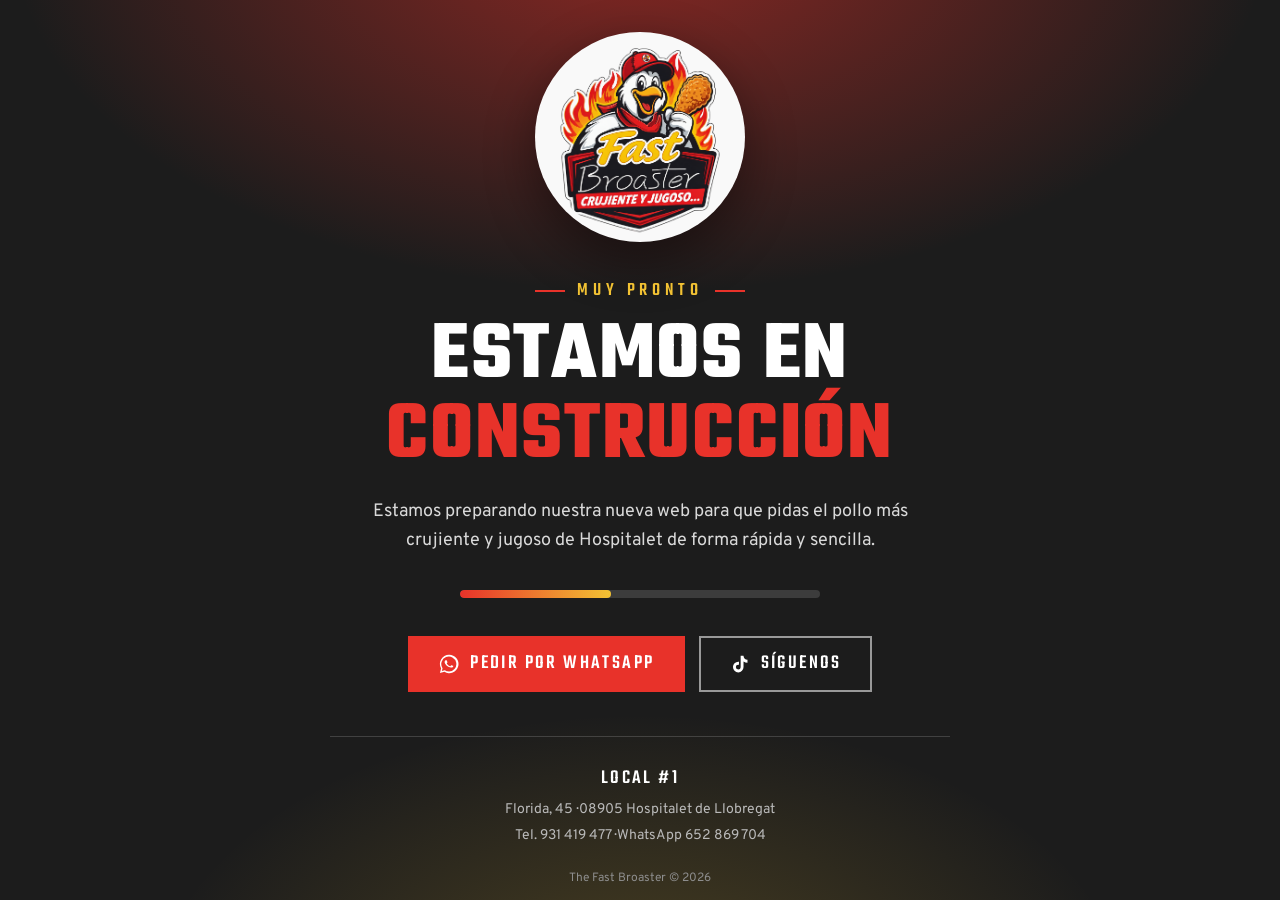
<file: index.html>
<!DOCTYPE html>
<html lang="es">
<head>
<meta charset="UTF-8">
<meta name="viewport" content="width=device-width, initial-scale=1">
<title>The Fast Broaster | Estamos en construcción</title>
<meta name="description" content="Estamos preparando la nueva web de The Fast Broaster. Mientras tanto, haz tu pedido por WhatsApp.">
<link rel="icon" href="assets/img/logo.png">
<link rel="preconnect" href="https://fonts.googleapis.com">
<link rel="preconnect" href="https://fonts.gstatic.com" crossorigin>
<link href="https://fonts.googleapis.com/css2?family=Overpass:wght@400;600&family=Teko:wght@500;600;700&display=swap" rel="stylesheet">
<style>
  :root{
    --red:#E8322A;--red-dark:#C4241D;--yellow:#F2C233;--darker:#1C1C1C;--white:#fff;
    --font-display:"Teko","Arial Narrow",sans-serif;--font-body:"Overpass",Arial,sans-serif;
    --ease:cubic-bezier(.22,.61,.36,1);
  }
  *{box-sizing:border-box;margin:0;padding:0}
  html,body{height:100%}
  body{
    font-family:var(--font-body);color:#fff;line-height:1.6;
    background:
      radial-gradient(900px 520px at 50% -8%,rgba(232,50,42,.55),transparent 70%),
      radial-gradient(700px 420px at 50% 112%,rgba(242,194,51,.22),transparent 70%),
      var(--darker);
    display:grid;grid-template-columns:minmax(0,1fr);place-items:center;padding:32px 20px;overflow-x:hidden;
  }
  .wrap{width:100%;max-width:620px;text-align:center;display:flex;flex-direction:column;align-items:center}
  .logo{
    width:clamp(150px,34vw,210px);height:auto;border-radius:50%;background:#f9f9f9;padding:6px;
    box-shadow:0 18px 50px rgba(0,0,0,.45);animation:float 4.5s ease-in-out infinite;
  }
  .kicker{
    margin-top:34px;font-family:var(--font-display);font-size:19px;font-weight:500;
    letter-spacing:.26em;text-transform:uppercase;color:var(--yellow);
    display:inline-flex;align-items:center;gap:12px;
  }
  .kicker::before,.kicker::after{content:"";width:30px;height:2px;background:var(--red)}
  h1{
    font-family:var(--font-display);font-weight:700;text-transform:uppercase;
    font-size:clamp(34px,9vw,84px);line-height:.95;letter-spacing:.02em;margin-top:12px;overflow-wrap:anywhere;
  }
  h1 span{color:var(--red)}
  p.lead{margin-top:20px;max-width:46ch;color:#d9d9d9;font-size:clamp(16px,2.4vw,18px)}

  /* barra de progreso animada */
  .bar{margin-top:34px;width:min(360px,80%);height:8px;border-radius:8px;background:rgba(255,255,255,.14);overflow:hidden}
  .bar i{display:block;height:100%;width:42%;border-radius:8px;
    background:linear-gradient(90deg,var(--red),var(--yellow));animation:slide 2.2s var(--ease) infinite}

  .actions{margin-top:38px;display:flex;flex-wrap:wrap;gap:14px;justify-content:center}
  .btn{
    display:inline-flex;align-items:center;gap:10px;font-family:var(--font-display);font-size:20px;
    font-weight:500;letter-spacing:.12em;text-transform:uppercase;line-height:1;
    padding:15px 28px;border:2px solid transparent;text-decoration:none;
    transition:transform .25s var(--ease),background-color .25s,color .25s,border-color .25s;
  }
  .btn:hover{transform:translateY(-3px)}
  .btn svg{width:22px;height:22px;fill:currentColor}
  .btn-red{background:var(--red);color:#fff}
  .btn-red:hover{background:#fff;color:var(--red)}
  .btn-ghost{border-color:rgba(255,255,255,.55);color:#fff}
  .btn-ghost:hover{background:#fff;color:var(--darker)}

  .info{margin-top:44px;padding-top:26px;border-top:1px solid rgba(255,255,255,.16);width:100%;
    font-size:14px;color:#b9b9b9;display:grid;gap:4px}
  .info strong{font-family:var(--font-display);font-size:20px;letter-spacing:.12em;color:#fff;font-weight:500;text-transform:uppercase}
  .copy{margin-top:22px;font-size:12px;color:#8d8d8d}

  @keyframes float{0%,100%{transform:translateY(0)}50%{transform:translateY(-10px)}}
  @keyframes slide{0%{transform:translateX(-110%)}100%{transform:translateX(250%)}}
  .wrap>*{opacity:0;transform:translateY(18px);animation:in .7s var(--ease) forwards}
  .wrap>*:nth-child(2){animation-delay:.1s}.wrap>*:nth-child(3){animation-delay:.2s}
  .wrap>*:nth-child(4){animation-delay:.3s}.wrap>*:nth-child(5){animation-delay:.4s}
  .wrap>*:nth-child(6){animation-delay:.5s}.wrap>*:nth-child(7){animation-delay:.6s}
  .wrap>*:nth-child(8){animation-delay:.7s}
  @keyframes in{to{opacity:1;transform:none}}
  @media (prefers-reduced-motion:reduce){
    *{animation-duration:.01ms!important;animation-iteration-count:1!important}
    .wrap>*{opacity:1;transform:none}
  }
  @media (max-width:480px){.btn{width:100%;justify-content:center}.actions{width:100%}}
</style>
</head>
<body>
  <main class="wrap">
    <img class="logo" src="assets/img/logo.png" alt="Logo The Fast Broaster">
    <span class="kicker">Muy pronto</span>
    <h1>Estamos en <span>construcción</span></h1>
    <p class="lead">Estamos preparando nuestra nueva web para que pidas el pollo más crujiente y jugoso de Hospitalet de forma rápida y sencilla.</p>
    <div class="bar" role="img" aria-label="Web en construcción"><i></i></div>

    <div class="actions">
      <a class="btn btn-red" href="https://wa.me/34652869704?text=Hola%2C%20quiero%20hacer%20un%20pedido" target="_blank" rel="noopener">
        <svg viewBox="0 0 24 24" aria-hidden="true"><path d="M12 2a10 10 0 0 0-8.6 15l-1.3 4.8 5-1.3A10 10 0 1 0 12 2m0 18.2c-1.6 0-3.2-.4-4.5-1.3l-.3-.2-3 .8.8-2.9-.2-.3A8.2 8.2 0 1 1 12 20.2m4.5-6.1c-.2-.1-1.4-.7-1.7-.8s-.4-.1-.5.1-.6.8-.8 1-.3.2-.5.1a6.7 6.7 0 0 1-3.3-2.9c-.2-.4.2-.4.6-1.2.1-.1 0-.3 0-.4l-.7-1.7c-.2-.4-.4-.4-.5-.4h-.5c-.2 0-.5.1-.7.3-.9 1-.9 2.3-.1 3.6a10 10 0 0 0 4 3.6c1.5.6 2.4.6 3.2.4.5-.1 1.4-.6 1.6-1.2.2-.6.2-1 .1-1.1z"/></svg>
        Pedir por WhatsApp
      </a>
      <a class="btn btn-ghost" href="https://www.tiktok.com/@fastbroaster.bcn" target="_blank" rel="noopener">
        <svg viewBox="0 0 24 24" aria-hidden="true"><path d="M16.9 5.88a4.32 4.32 0 0 1-1.05-2.55V3h-3.13v12.5a2.62 2.62 0 0 1-2.63 2.53 2.63 2.63 0 0 1 0-5.26c.28 0 .54.05.79.13v-3.23a5.9 5.9 0 0 0-.79-.05 5.76 5.76 0 1 0 5.76 5.76V9.2a7.4 7.4 0 0 0 4.32 1.38V7.45a4.3 4.3 0 0 1-3.27-1.57z"/></svg>
        Síguenos
      </a>
    </div>

    <div class="info">
      <strong>Local #1</strong>
      <span>Florida, 45 · 08905 Hospitalet de Llobregat</span>
      <span>Tel. 931 419 477 · WhatsApp 652 869 704</span>
    </div>
    <p class="copy">The Fast Broaster &copy; 2026</p>
  </main>
</body>
</html>
</file>
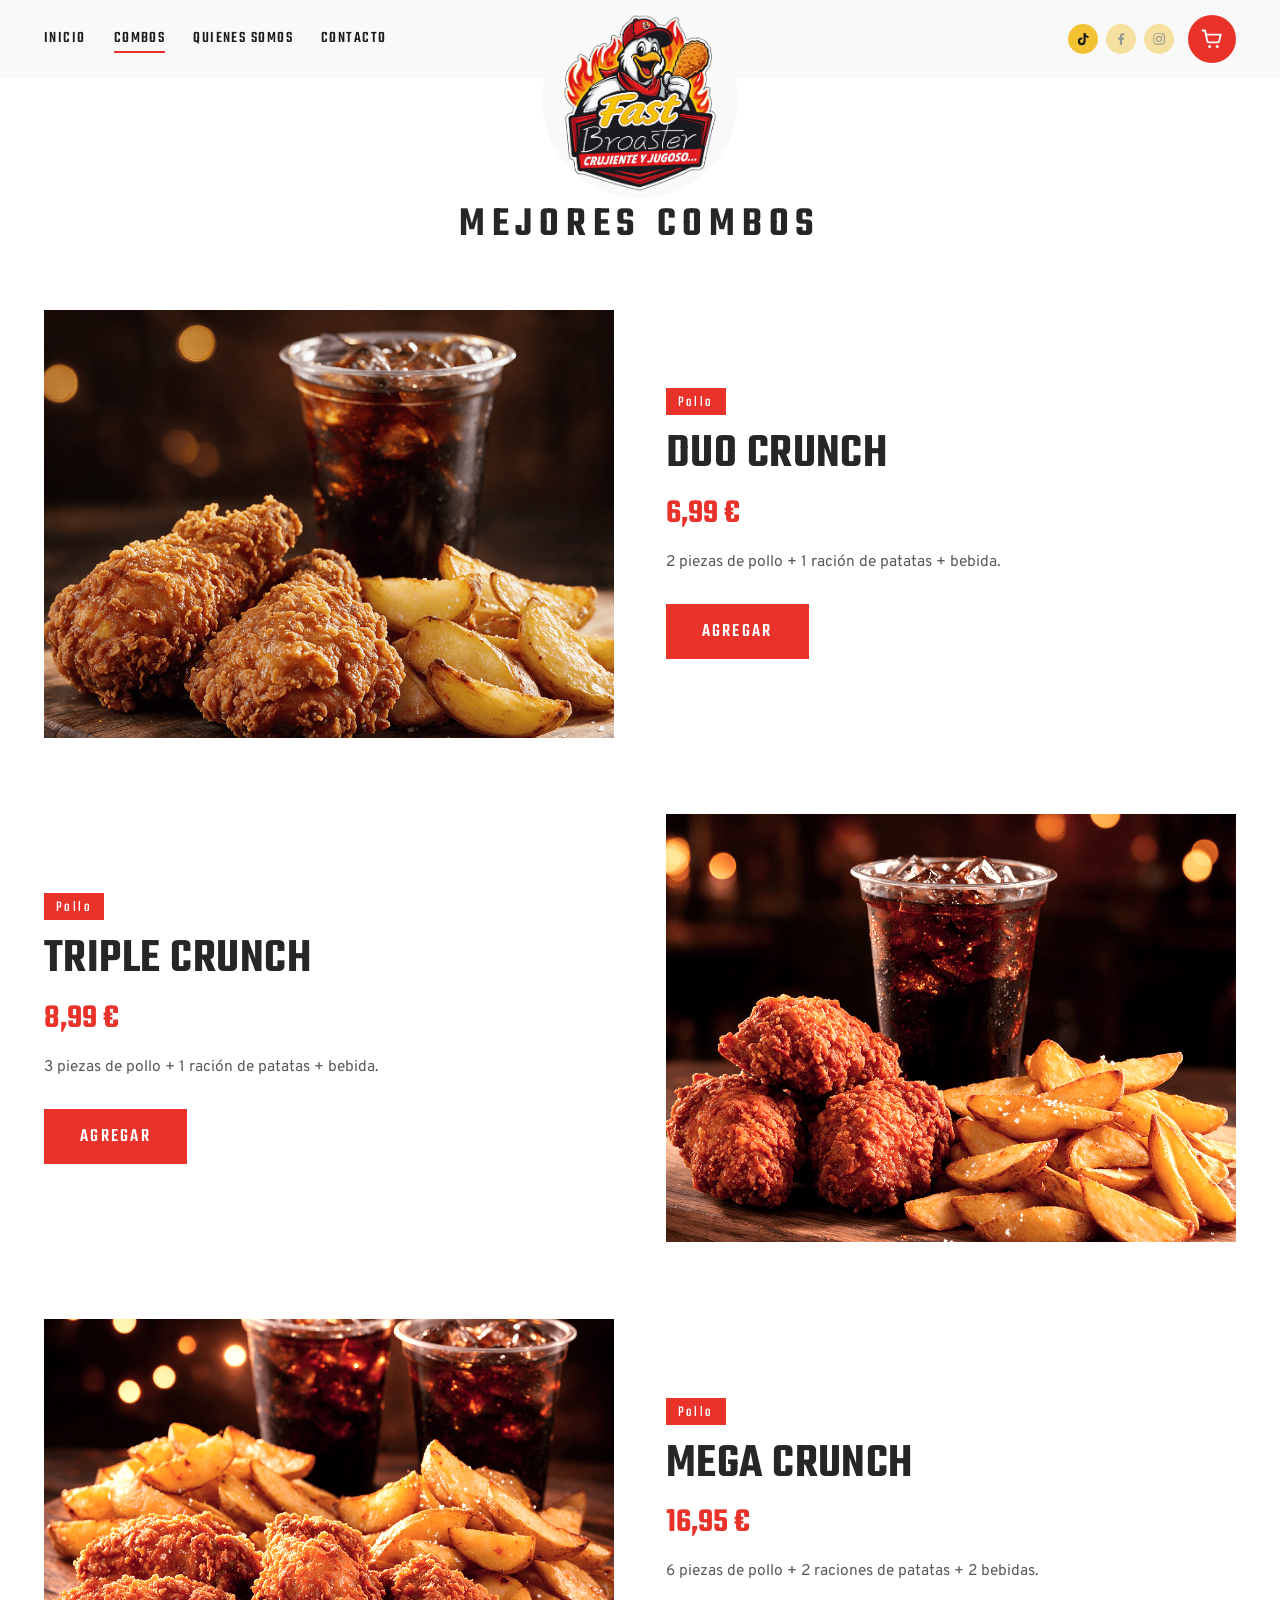
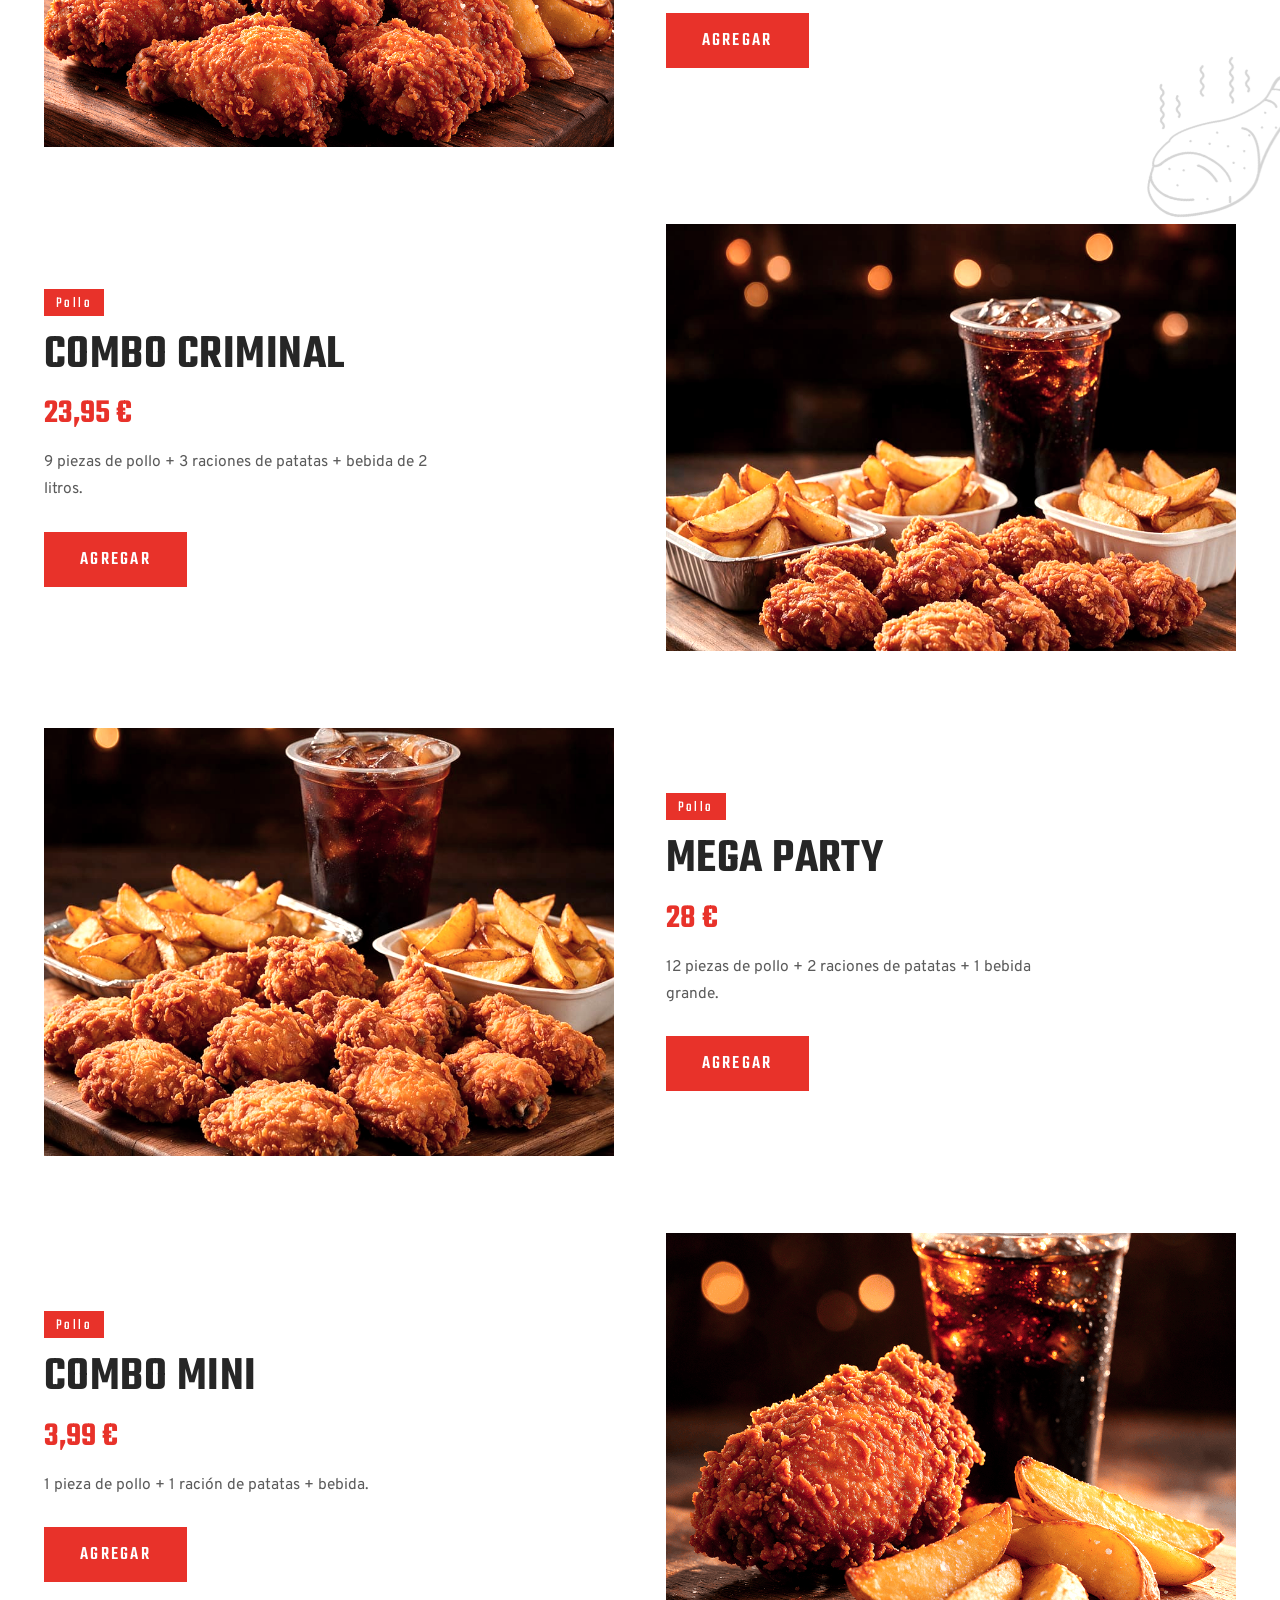
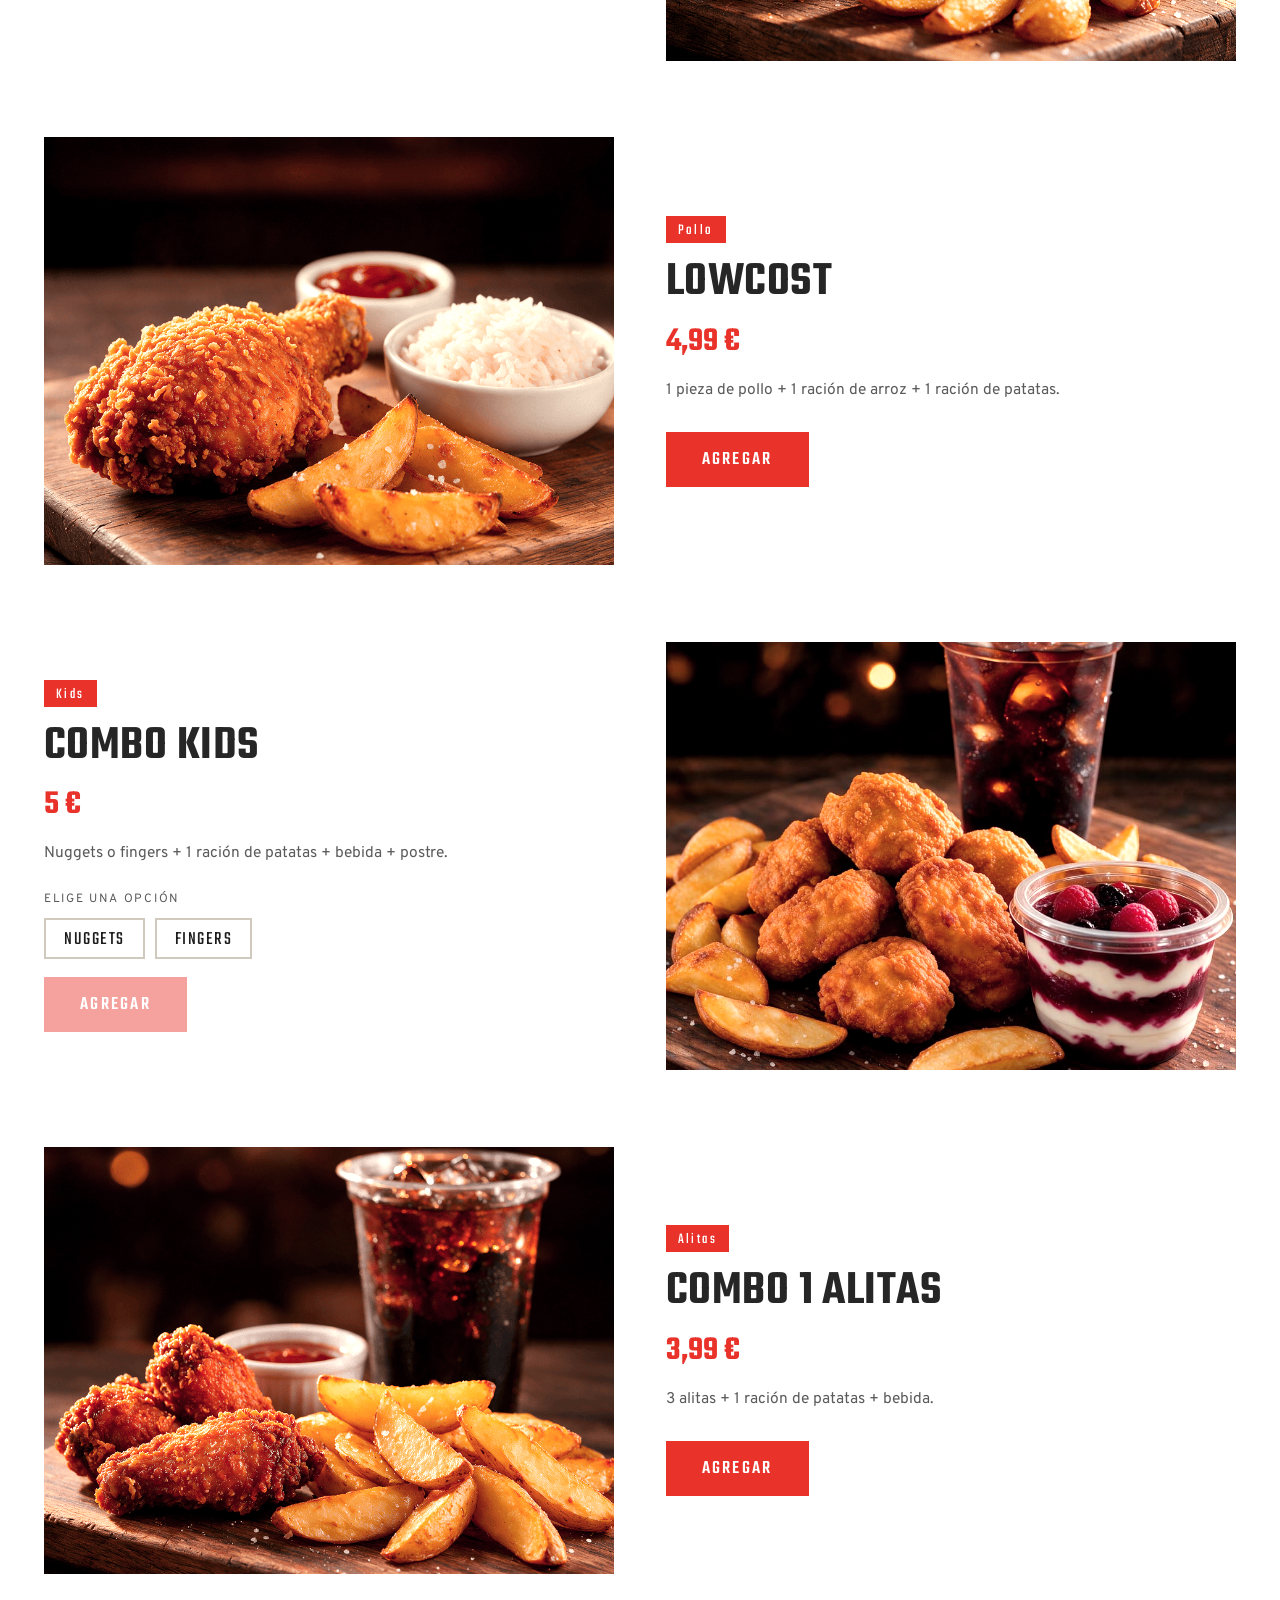
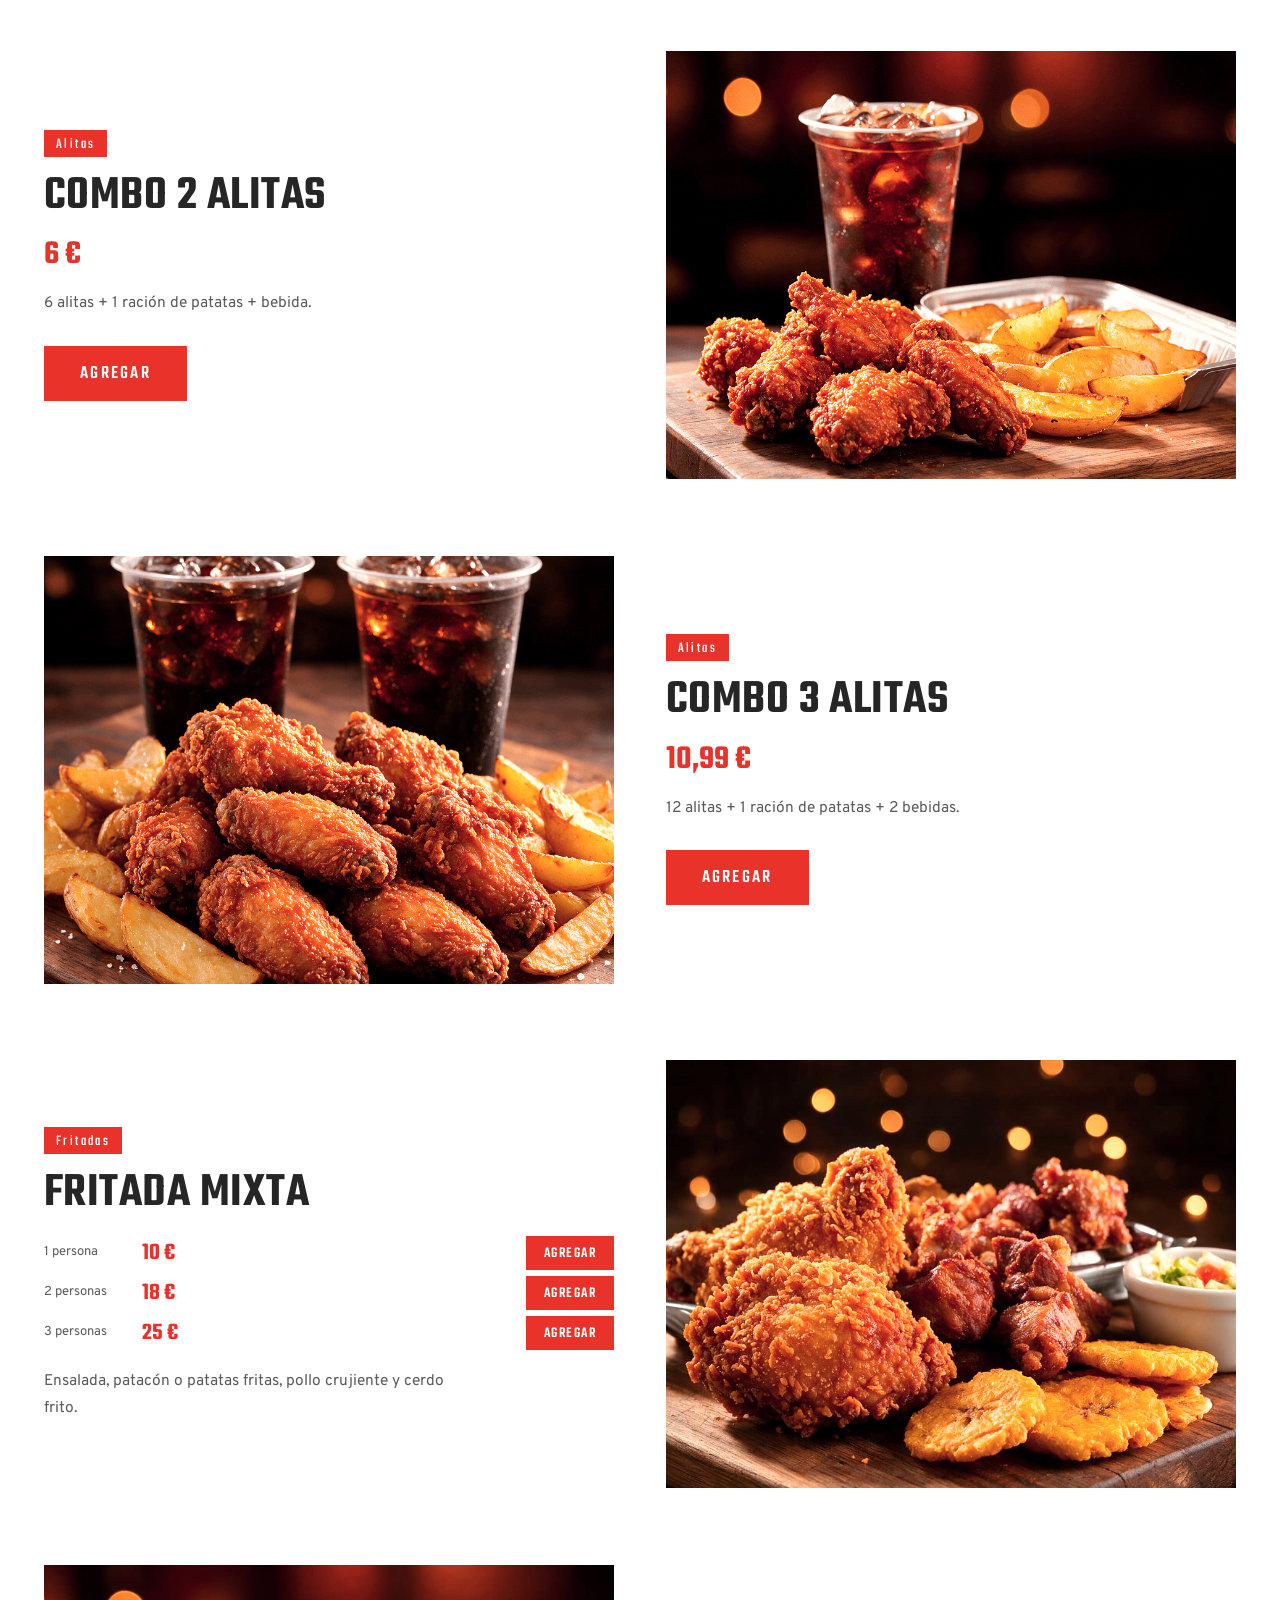
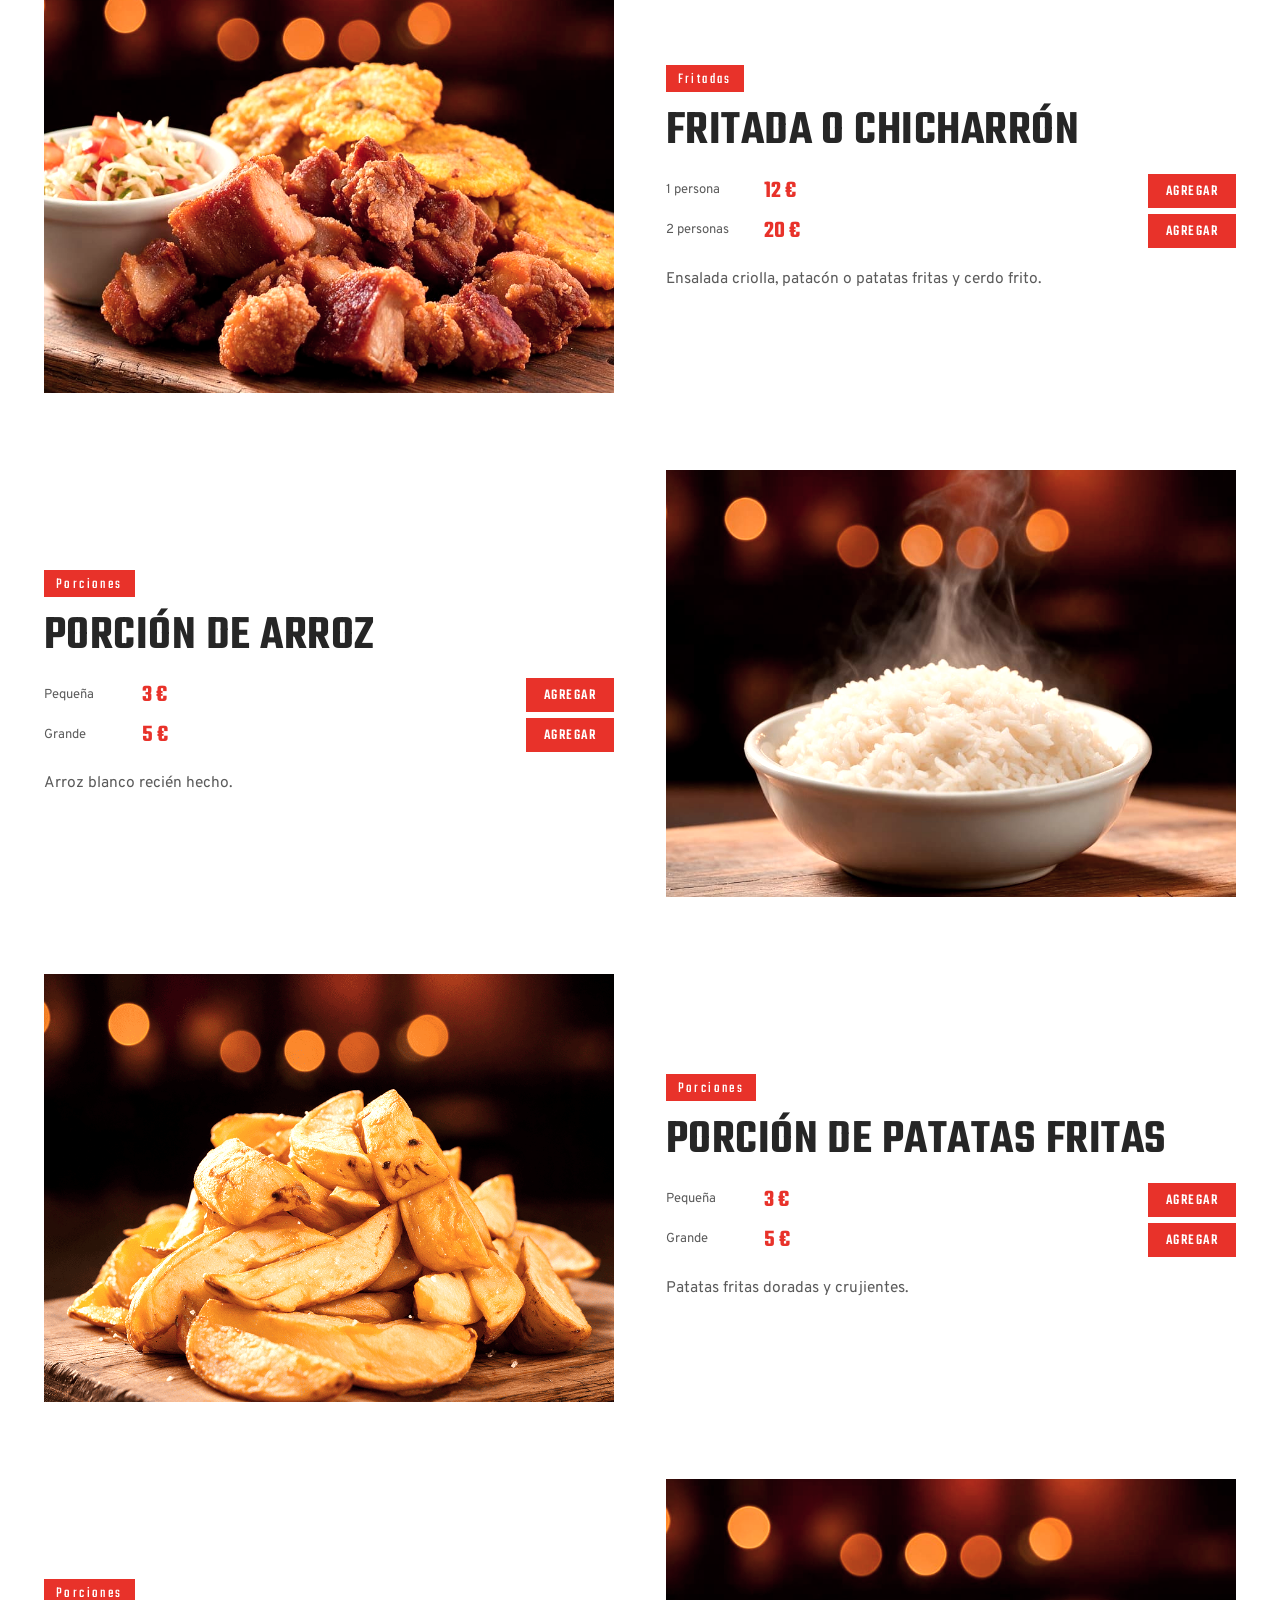
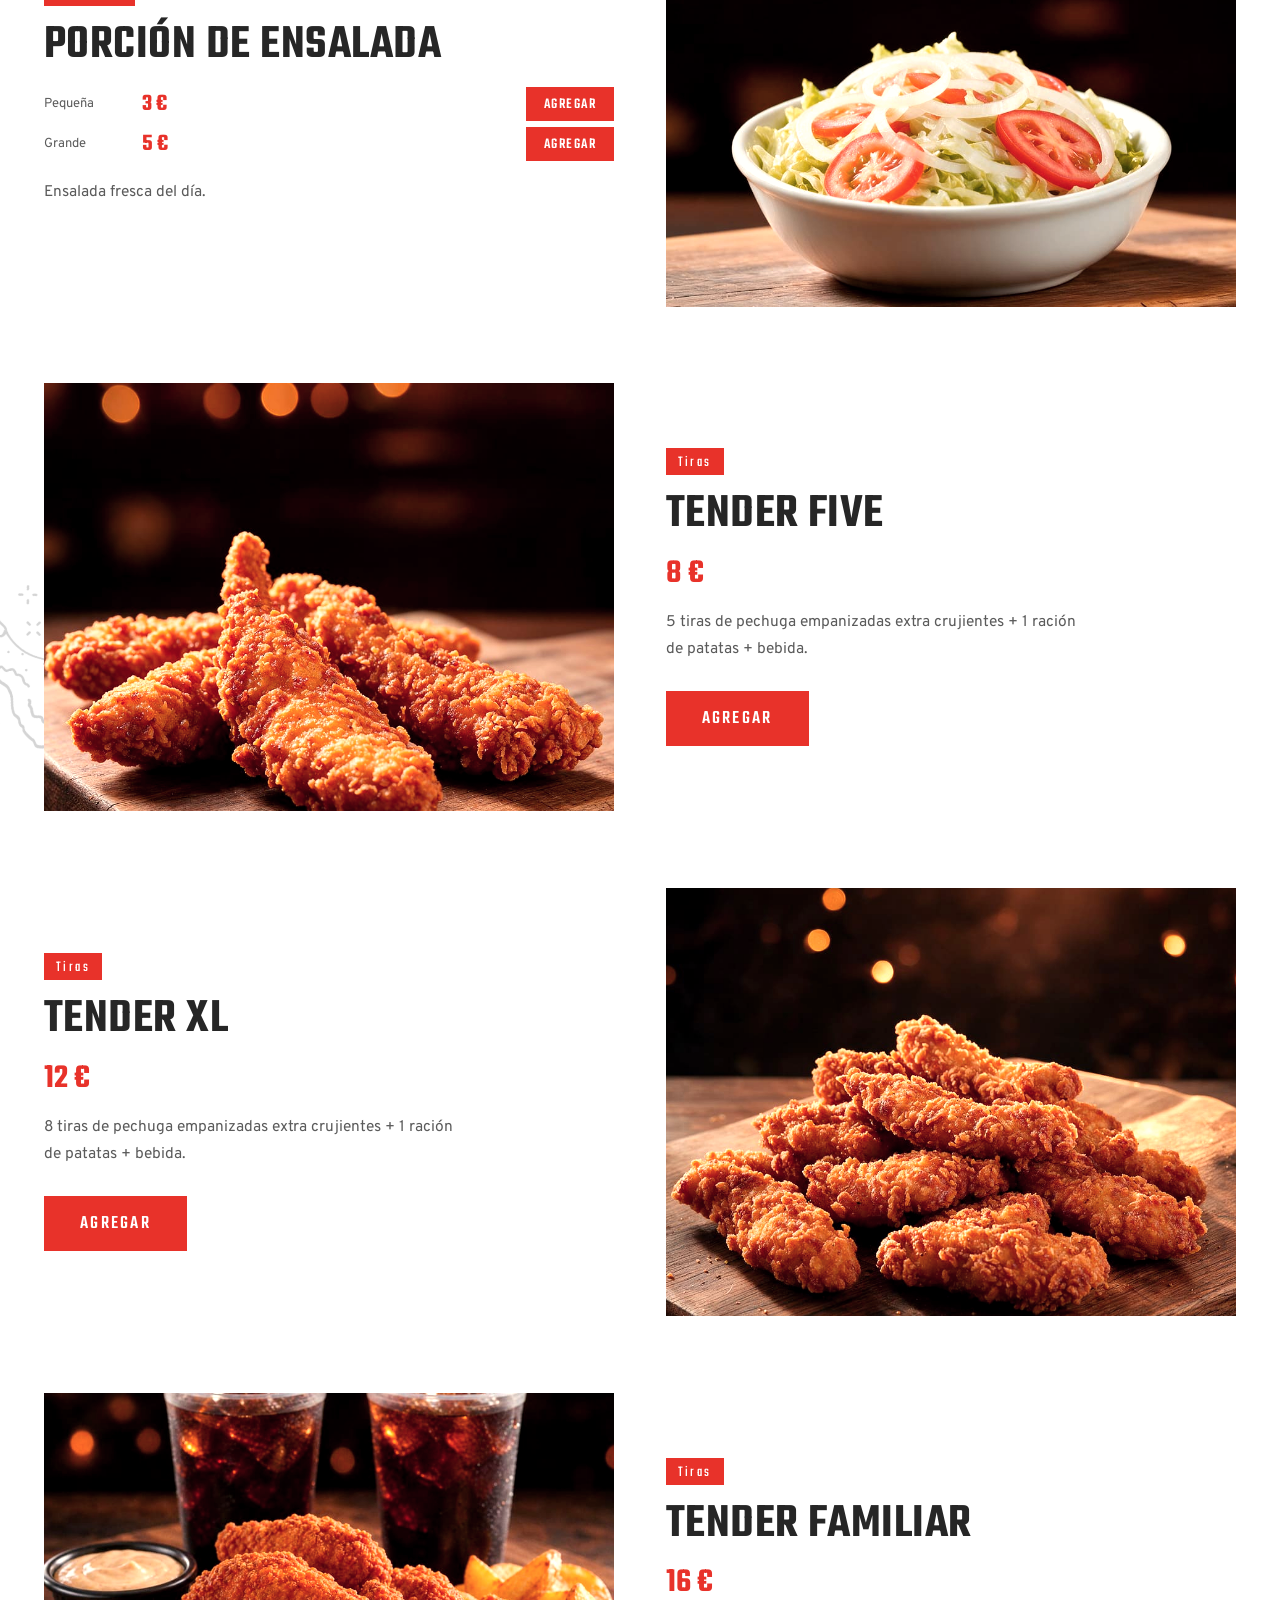
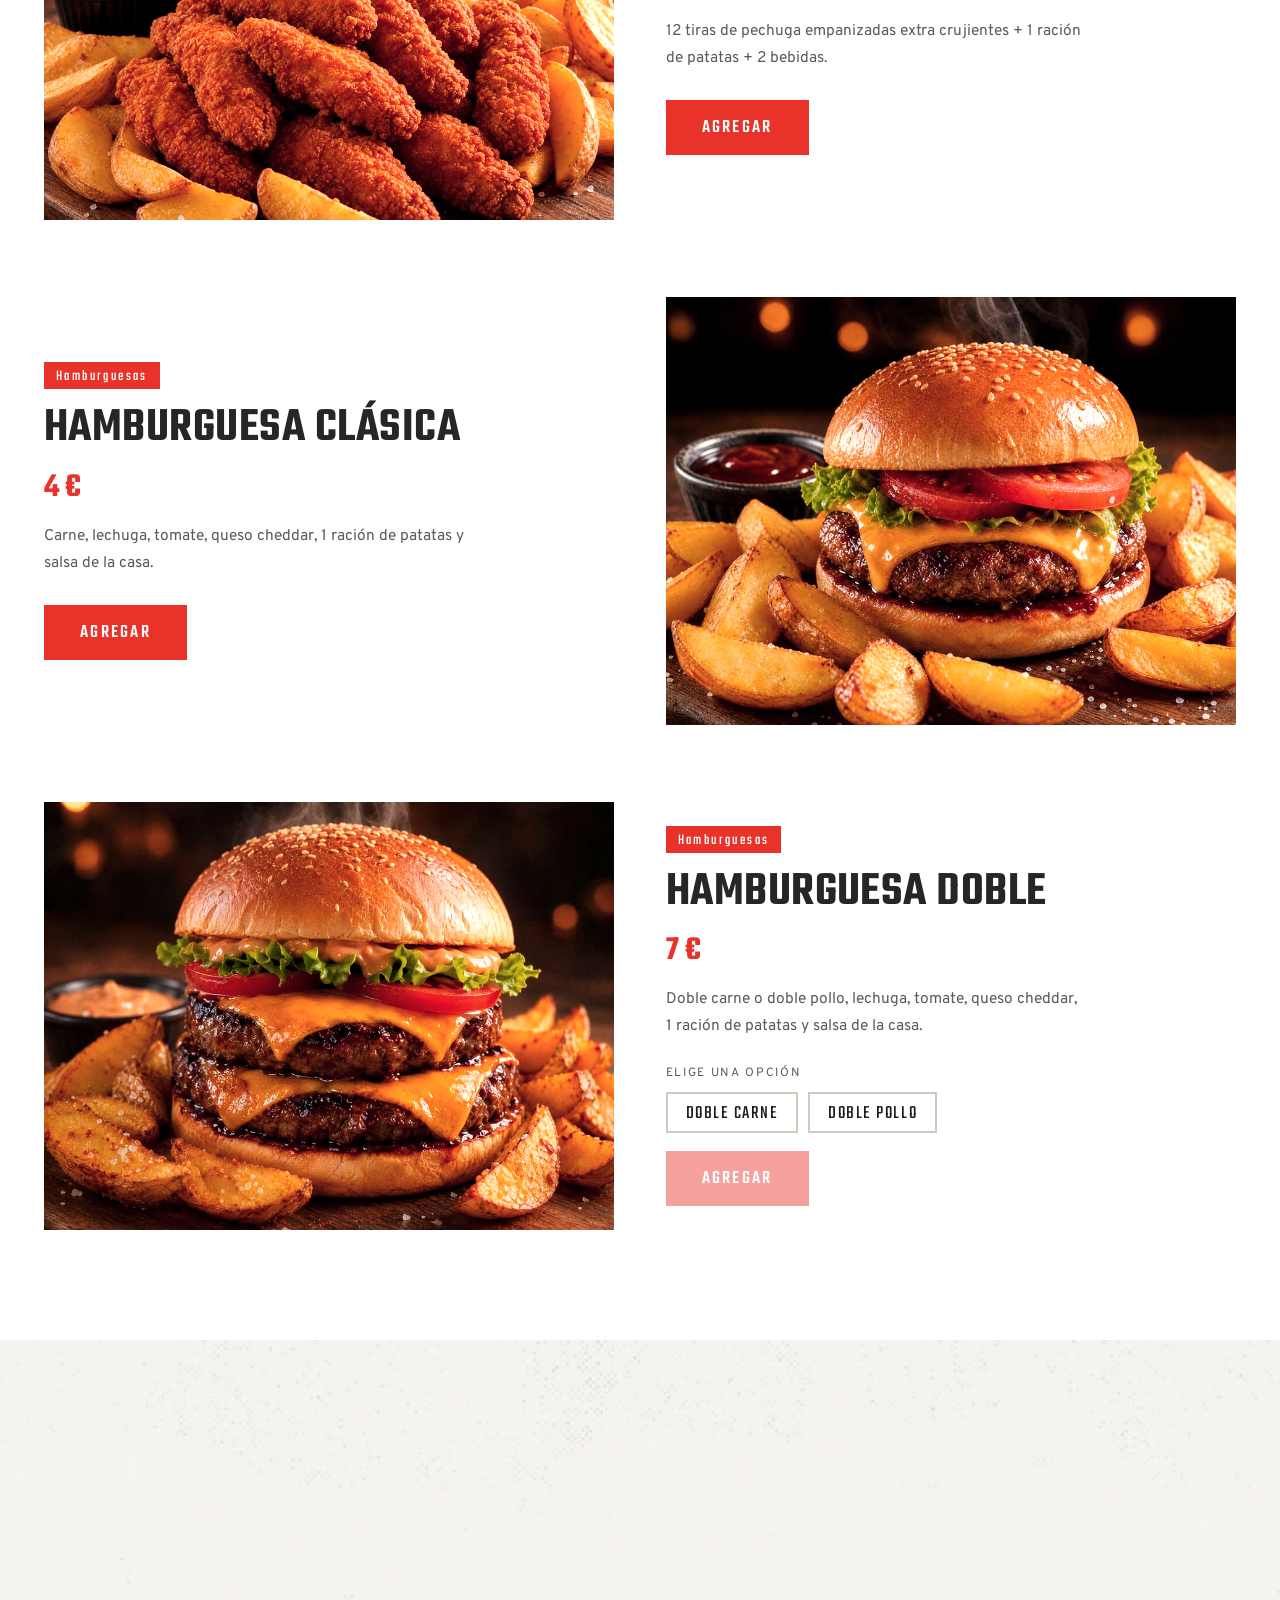
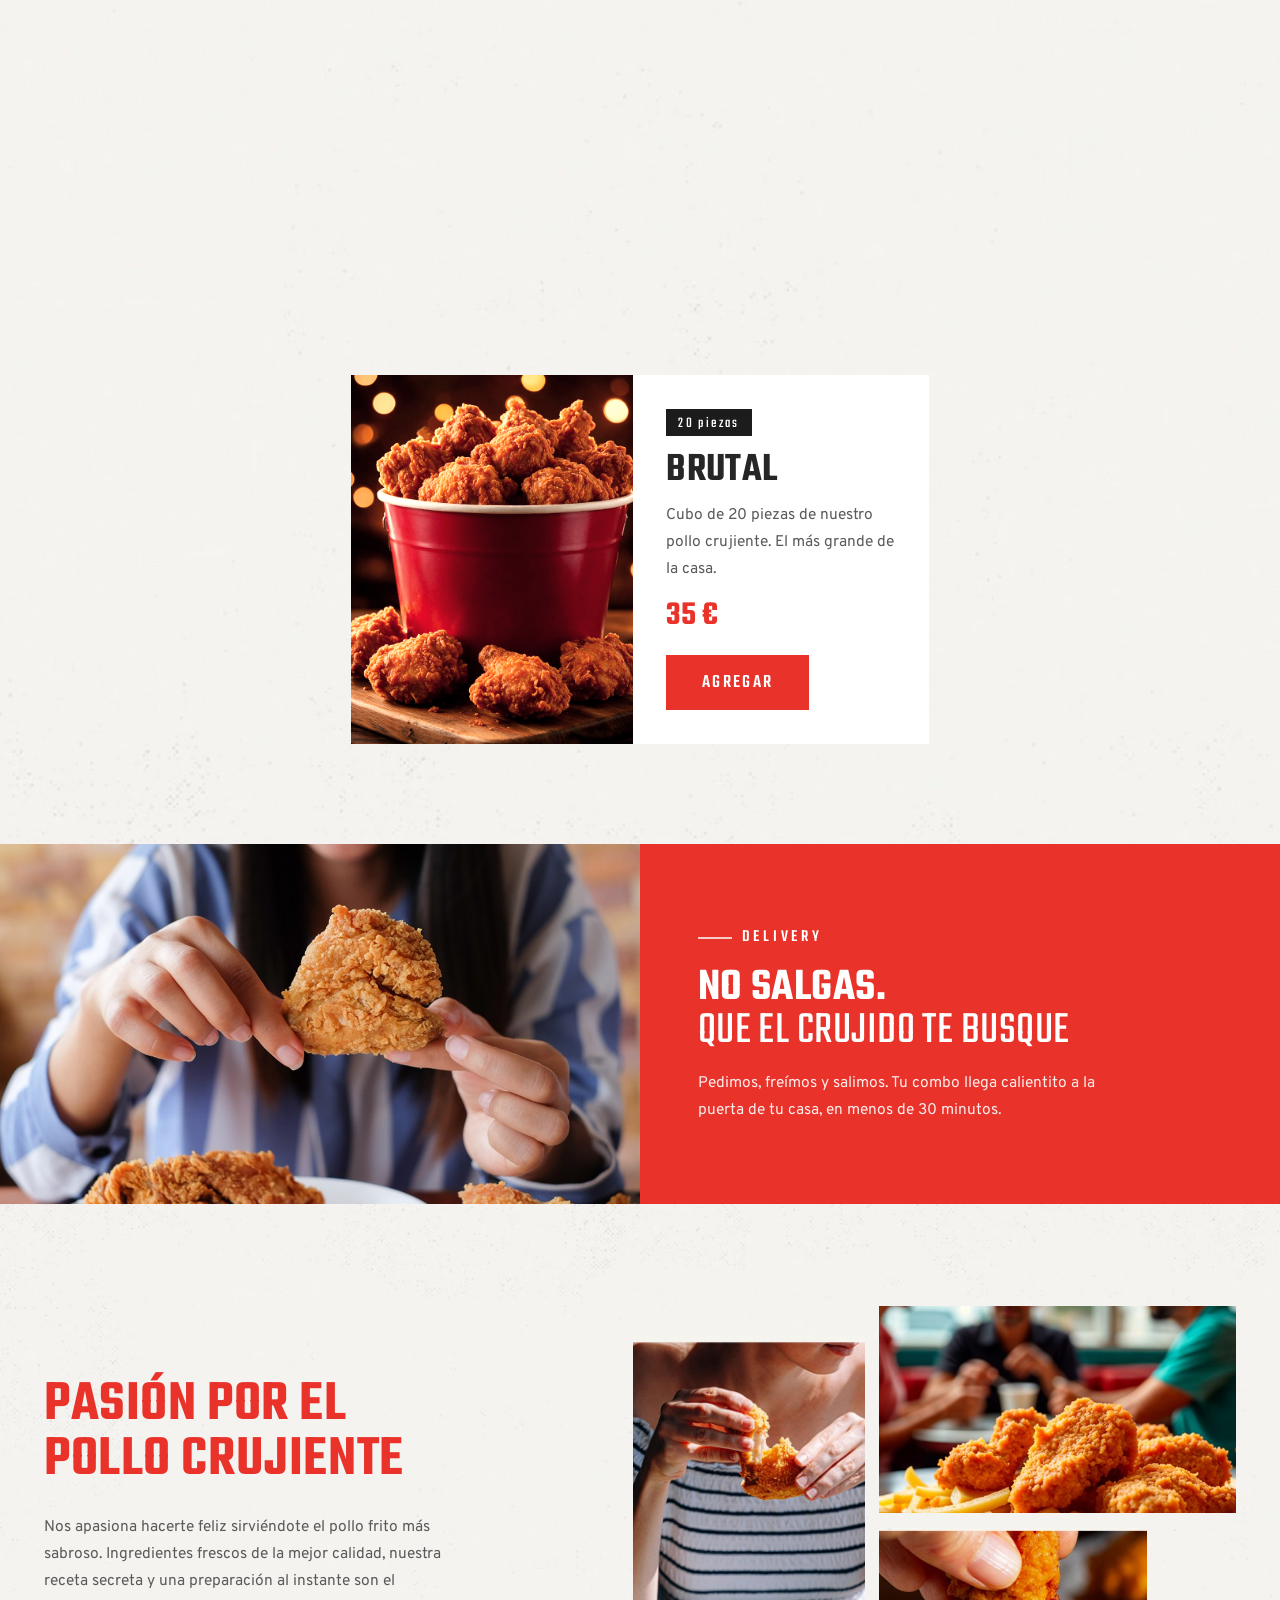
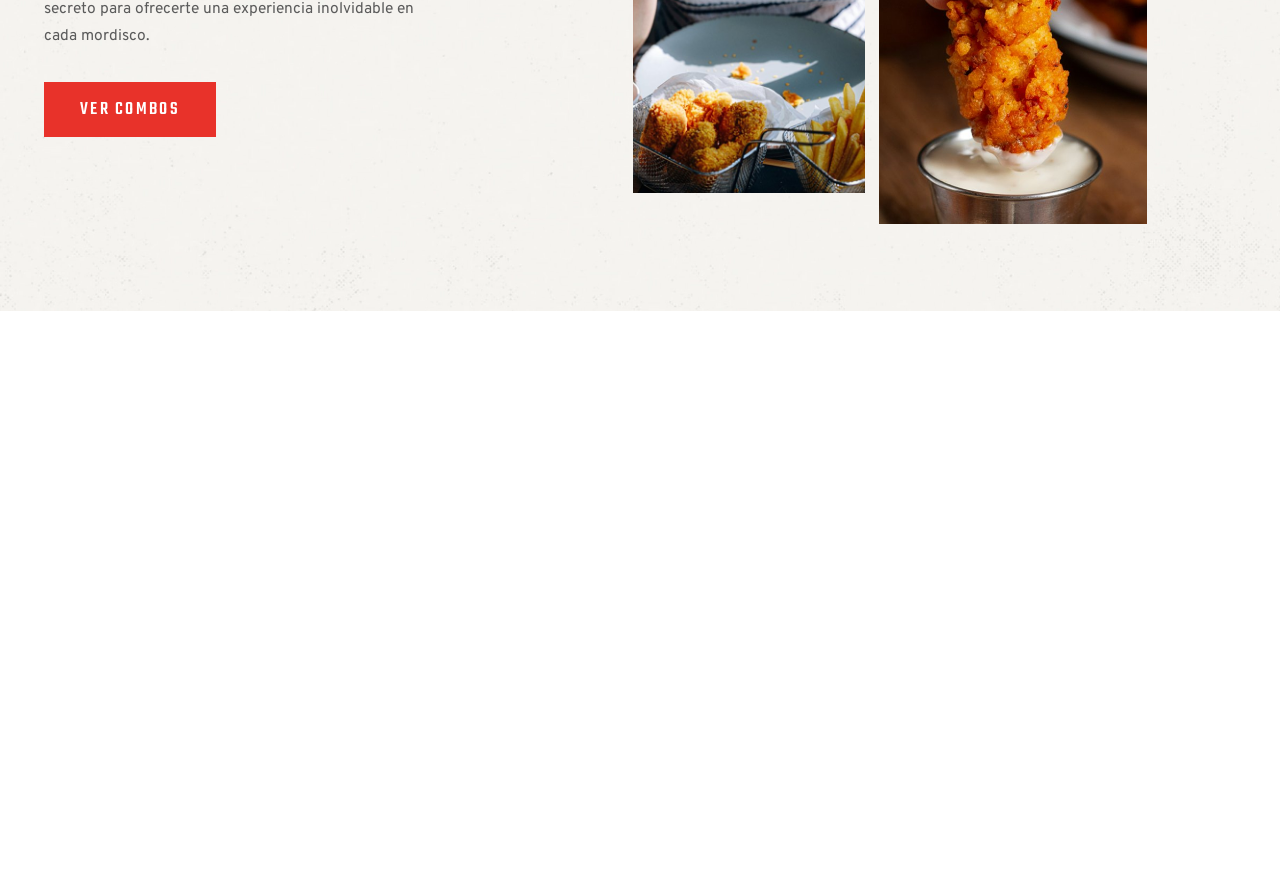
<file: home.html>
<!DOCTYPE html>
<html lang="es">
<head>
<meta charset="UTF-8">
<meta name="robots" content="noindex, nofollow">  <!-- versión oculta mientras index.html muestra "En construcción" -->
<meta name="viewport" content="width=device-width, initial-scale=1">
<title>The Fast Broaster | El pollo más crujiente y jugoso</title>
<meta name="description" content="The Fast Broaster: pollo broaster crujiente y jugoso, hecho al instante. Combos, food truck para eventos y dos locales para atenderte.">
<link rel="icon" href="assets/img/logo.png">
<link rel="preconnect" href="https://fonts.googleapis.com">
<link rel="preconnect" href="https://fonts.gstatic.com" crossorigin>
<link href="https://fonts.googleapis.com/css2?family=Overpass:wght@300;400;500;600;700&family=Teko:wght@400;500;600;700&display=swap" rel="stylesheet">
<link rel="stylesheet" href="assets/css/styles.css">
</head>
<body>

<!-- ============ HEADER ============ -->
<header class="site-header" id="header">
  <div class="container header-inner">
    <nav class="nav" id="nav">
      <a href="#top" class="nav-link active">Inicio</a>
      <a href="#combos" class="nav-link">Combos</a>
      <a href="#nosotros" class="nav-link">Quienes Somos</a>
      <a href="#contacto" class="nav-link">Contacto</a>
    </nav>

    <a href="#top" class="brand" aria-label="The Fast Broaster - Inicio">
      <img src="assets/img/logo.png" alt="Logo The Fast Broaster">
    </a>

    <div class="header-actions">
      <ul class="socials">
        <li><a href="https://www.tiktok.com/@fastbroaster.bcn" target="_blank" rel="noopener" aria-label="TikTok">
          <svg viewBox="0 0 24 24" aria-hidden="true"><path d="M16.9 5.88a4.32 4.32 0 0 1-1.05-2.55V3h-3.13v12.5a2.62 2.62 0 0 1-2.63 2.53 2.63 2.63 0 0 1 0-5.26c.28 0 .54.05.79.13v-3.23a5.9 5.9 0 0 0-.79-.05 5.86 5.86 0 1 0 5.86 5.86V9.1a7.42 7.42 0 0 0 4.35 1.4V7.38a4.35 4.35 0 0 1-3.4-1.5"/></svg>
        </a></li>
        <li><span class="soon" aria-label="Facebook (próximamente)" title="Próximamente">
          <svg viewBox="0 0 24 24" aria-hidden="true"><path d="M13.5 21v-8h2.7l.4-3.1h-3.1V7.9c0-.9.25-1.5 1.55-1.5h1.65V3.6C16.4 3.55 15.42 3.5 14.3 3.5c-2.35 0-3.95 1.43-3.95 4.06V9.9H7.6V13h2.75v8z"/></svg>
        </span></li>
        <li><span class="soon" aria-label="Instagram (próximamente)" title="Próximamente">
          <svg viewBox="0 0 24 24" aria-hidden="true"><path d="M12 7.4a4.6 4.6 0 1 0 0 9.2 4.6 4.6 0 0 0 0-9.2m0 7.6a3 3 0 1 1 0-6 3 3 0 0 1 0 6m6-7.8a1.07 1.07 0 1 1-2.15 0 1.07 1.07 0 0 1 2.15 0M21 8.2c-.05-1.4-.37-2.64-1.4-3.66-1.02-1.02-2.26-1.34-3.66-1.42-1.44-.08-5.76-.08-7.2 0-1.4.07-2.63.39-3.66 1.41C4.06 5.55 3.74 6.79 3.66 8.19c-.08 1.44-.08 5.76 0 7.2.07 1.4.39 2.64 1.42 3.66 1.03 1.02 2.26 1.34 3.66 1.42 1.44.08 5.76.08 7.2 0 1.4-.08 2.64-.4 3.66-1.42 1.02-1.02 1.34-2.26 1.42-3.66.08-1.44.08-5.75 0-7.19m-1.91 8.73a3.04 3.04 0 0 1-1.71 1.71c-1.18.47-3.99.36-5.3.36s-4.12.1-5.3-.36a3.04 3.04 0 0 1-1.71-1.71c-.47-1.18-.36-3.99-.36-5.3s-.1-4.12.36-5.3a3.04 3.04 0 0 1 1.71-1.71c1.18-.47 3.99-.36 5.3-.36s4.12-.1 5.3.36a3.04 3.04 0 0 1 1.71 1.71c.47 1.18.36 3.99.36 5.3s.11 4.12-.36 5.3"/></svg>
        </span></li>
      </ul>
      <button type="button" class="cart-btn" id="cartBtn" aria-label="Abrir mi pedido (vacío)" aria-haspopup="dialog" aria-controls="cartPanel">
        <svg viewBox="0 0 24 24" aria-hidden="true"><path d="M2.5 3.5h2.6l2.2 10.6a1.6 1.6 0 0 0 1.6 1.3h8.5a1.6 1.6 0 0 0 1.6-1.2L20.8 7.6H6" fill="none" stroke="currentColor" stroke-width="1.9" stroke-linecap="round" stroke-linejoin="round"/><circle cx="9.6" cy="19.6" r="1.5" fill="currentColor"/><circle cx="17.2" cy="19.6" r="1.5" fill="currentColor"/></svg>
        <span class="cart-count" id="cartCount" data-n="0" aria-hidden="true">0</span>
      </button>
      <button class="burger" id="burger" aria-label="Abrir menú" aria-expanded="false" aria-controls="nav">
        <span></span><span></span><span></span>
      </button>
    </div>
  </div>
</header>

<div class="page" id="top">

<!-- ============ HERO ============ -->
<section class="hero" id="inicio">

  <!-- Carrusel de fondo -->
  <div class="hero-bg">
    <figure class="hero-slide is-active"><img src="assets/img/slide-01.webp" alt="Presas de pollo broaster recién salidas, humeantes" fetchpriority="high"></figure>
    <figure class="hero-slide"><img src="assets/img/slide-02.webp" alt="Plato de tiras de pollo crujientes con salsa de la casa" loading="lazy"></figure>
    <figure class="hero-slide"><img src="assets/img/slide-03.webp" alt="Tira de pollo partida mostrando su interior jugoso" loading="lazy"></figure>
    <div class="hero-overlay" aria-hidden="true"></div>
  </div>

  <!-- Copy -->
  <div class="hero-inner container">
    <article class="hero-copy is-active">
      <span class="kicker">Hecho al instante</span>
      <h1>Crujiente por fuera,<br>jugoso por dentro</h1>
      <p>La receta secreta que dora nuestro pollo en el momento justo, solo para ti.</p>
      <a href="#combos" class="btn btn-yellow">Ver combos</a>
    </article>

    <article class="hero-copy">
      <span class="kicker">Para compartir</span>
      <h1>Del broaster<br>directo a tu mesa</h1>
      <p>Porciones generosas, patatas recién hechas y las salsas de la casa que ya conoces.</p>
      <a href="#combos" class="btn btn-yellow">Arma tu combo</a>
    </article>

    <article class="hero-copy">
      <span class="kicker">Recién salido</span>
      <h1>Ese momento<br>en que cruje</h1>
      <p>Lo preparamos al instante, para que nunca lo pruebes tibio.</p>
      <a href="#contacto" class="btn btn-yellow">Pedir ahora</a>
    </article>
  </div>

  <!-- Controles -->
  <button class="hero-arrow prev" id="heroPrev" type="button" aria-label="Imagen anterior">&#8249;</button>
  <button class="hero-arrow next" id="heroNext" type="button" aria-label="Imagen siguiente">&#8250;</button>
  <div class="hero-dots" id="heroDots" role="tablist" aria-label="Carrusel principal"></div>
  <span class="hero-progress" id="heroProgress" aria-hidden="true"></span>
</section>

<!-- ============ COMBOS ============ -->
<section class="combos" id="combos">
  <img class="deco deco-tr" src="assets/img/crispy-01.png" alt="" aria-hidden="true" data-speed="-0.24">
  <img class="deco deco-bl" src="assets/img/crispy-02.png" alt="" aria-hidden="true" data-speed="0.30">
  <div class="container">
    <h2 class="section-title reveal">Mejores combos</h2>

    <div class="combo-list" id="comboList">
      <!-- filas generadas por JS -->
    </div>
  </div>
</section>

<!-- ============ MENU / CUBOS ============ -->
<section class="cubos" id="menu">
  <div class="container">
    <h2 class="section-title reveal">Menú</h2>
    <p class="section-lead reveal">Cubos y tiras para compartir, recién hechos.</p>

    <div class="cubo-grid">
      <article class="cubo reveal">
        <figure class="cubo-photo">
          <img src="assets/img/menu/menu-01-festin.jpg?v=20261029" alt="Cubo Festín con dieciséis piezas de pollo crujiente" loading="lazy">
        </figure>
        <div class="cubo-body">
          <span class="tag">16 piezas</span>
          <h3>Festín</h3>
          <p>Cubo de 16 piezas de nuestro pollo crujiente, recién hecho.</p>
          <p class="cubo-price">30 €</p>
          <button type="button" class="btn btn-red" data-add data-id="menu-festin" data-name="Festín" data-variant="" data-price="3000" data-img="assets/img/menu/menu-01-festin.jpg">Agregar</button>
        </div>
      </article>

      <article class="cubo reveal">
        <figure class="cubo-photo">
          <img src="assets/img/menu/menu-03-cubo-familiar.jpg?v=20261029" alt="Cubo Familiar con dieciséis piezas de pollo crujiente, patatas y bebida grande" loading="lazy">
        </figure>
        <div class="cubo-body">
          <span class="tag">16 piezas</span>
          <h3>Cubo Familiar</h3>
          <p>Cubo de 16 piezas + 2 raciones de patatas + 1 bebida grande.</p>
          <p class="cubo-price">33 €</p>
          <button type="button" class="btn btn-red" data-add data-id="menu-cubo-familiar" data-name="Cubo Familiar" data-variant="" data-price="3300" data-img="assets/img/menu/menu-03-cubo-familiar.jpg">Agregar</button>
        </div>
      </article>

      <article class="cubo reveal">
        <figure class="cubo-photo">
          <img src="assets/img/menu/menu-02-brutal.jpg?v=20261029" alt="Cubo Brutal con veinte piezas de pollo crujiente" loading="lazy">
        </figure>
        <div class="cubo-body">
          <span class="tag">20 piezas</span>
          <h3>Brutal</h3>
          <p>Cubo de 20 piezas de nuestro pollo crujiente. El más grande de la casa.</p>
          <p class="cubo-price">35 €</p>
          <button type="button" class="btn btn-red" data-add data-id="menu-brutal" data-name="Brutal" data-variant="" data-price="3500" data-img="assets/img/menu/menu-02-brutal.jpg">Agregar</button>
        </div>
      </article>
    </div>
  </div>
</section>

<!-- ============ DELIVERY ============ -->
<section class="foodtruck" id="delivery">
  <div class="ft-media">
    <img src="assets/img/foodtruck.jpg" alt="Clienta disfrutando pollo broaster recién llegado" loading="lazy">
  </div>
  <div class="ft-panel reveal">
    <span class="kicker">Delivery</span>
    <h2><strong>No salgas.</strong><br>Que el crujido te busque</h2>
    <p>Pedimos, freímos y salimos. Tu combo llega calientito a la puerta de tu casa, en menos de 30 minutos.</p>
    <!-- CTA oculto temporalmente
    <a href="#contacto" class="btn btn-ghost">Pedir delivery</a>
    -->
  </div>
</section>

<!-- ============ NOSOTROS ============ -->
<section class="about" id="nosotros">
  <div class="container about-grid">
    <div class="about-text reveal">
      <h2>Pasión por el<br>pollo crujiente</h2>
      <p>Nos apasiona hacerte feliz sirviéndote el pollo frito más sabroso. Ingredientes frescos de la mejor calidad, nuestra receta secreta y una preparación al instante son el secreto para ofrecerte una experiencia inolvidable en cada mordisco.</p>
      <a href="#combos" class="btn btn-red">Ver combos</a>
    </div>
    <div class="about-gallery reveal">
      <figure class="g1"><img src="assets/img/about-1.jpg" alt="Cliente disfrutando pollo crujiente con patatas"></figure>
      <figure class="g2"><img src="assets/img/about-2.jpg" alt="Plato de pollo broaster con patatas fritas"></figure>
      <figure class="g3"><img src="assets/img/about-3.jpg" alt="Tira de pollo crujiente con salsa"></figure>
    </div>
  </div>
</section>

</div><!-- /.page -->

<!-- ============ CONTACTO / FOOTER ============ -->
<footer class="site-footer" id="contacto">
  <div class="container">
    <div class="locations">
      <div class="location reveal">
        <h3>Local #1</h3>
        <p class="loc-line">
          <svg viewBox="0 0 24 24" class="ico" aria-hidden="true"><path d="M12 2a7 7 0 0 0-7 7c0 5.25 7 13 7 13s7-7.75 7-13a7 7 0 0 0-7-7m0 9.5A2.5 2.5 0 1 1 12 6.5a2.5 2.5 0 0 1 0 5"/></svg>
          <span>Florida, 45<br>08905 Hospitalet de Ll.<br><em>(cerca plz. Pajaritos)</em></span>
        </p>
        <p class="loc-line">
          <span class="metro" aria-label="Metro">M</span>
          <span>L1 Torrassa</span>
        </p>
        <div class="loc-cols">
          <p class="loc-line">
            <svg viewBox="0 0 24 24" class="ico" aria-hidden="true"><path d="M6.6 10.8a15.1 15.1 0 0 0 6.6 6.6l2.2-2.2c.3-.3.7-.4 1-.2 1.2.4 2.4.6 3.6.6.6 0 1 .4 1 1V20c0 .6-.4 1-1 1A17 17 0 0 1 3 4c0-.6.4-1 1-1h3.5c.6 0 1 .4 1 1 0 1.3.2 2.5.6 3.6.1.4 0 .8-.2 1z"/></svg>
            <span><span class="loc-label">Teléfono</span><a href="tel:+34931419477">931 419 477</a></span>
          </p>
          <p class="loc-line">
            <svg viewBox="0 0 24 24" class="ico" aria-hidden="true"><path d="M12 2a10 10 0 0 0-8.6 15l-1.3 4.8 5-1.3A10 10 0 1 0 12 2m0 18.2c-1.6 0-3.2-.4-4.5-1.3l-.3-.2-3 .8.8-2.9-.2-.3A8.2 8.2 0 1 1 12 20.2m4.5-6.1c-.2-.1-1.4-.7-1.7-.8s-.4-.1-.5.1-.6.8-.8 1-.3.2-.5.1a6.7 6.7 0 0 1-3.3-2.9c-.2-.4.2-.4.6-1.2.1-.1 0-.3 0-.4l-.7-1.7c-.2-.4-.4-.4-.5-.4h-.5c-.2 0-.5.1-.7.3-.9 1-.9 2.3-.1 3.6a10 10 0 0 0 4 3.6c1.5.6 2.4.6 3.2.4.5-.1 1.4-.6 1.6-1.2.2-.6.2-1 .1-1.1z"/></svg>
            <span><span class="loc-label">WhatsApp</span>
              <a href="https://wa.me/34652869704" target="_blank" rel="noopener">652 869 704</a>
            </span>
          </p>
        </div>
        <span class="rule"></span>
        <a href="https://www.google.com/maps/search/?api=1&amp;query=Carrer+de+Florida+45+08905+Hospitalet+de+Llobregat" target="_blank" rel="noopener" class="link-arrow">Cómo llegar <span>&rarr;</span></a>
      </div>

      <div class="location reveal">
        <h3>Local #2</h3>
        <p class="loc-line">
          <svg viewBox="0 0 24 24" class="ico" aria-hidden="true"><path d="M12 2a7 7 0 0 0-7 7c0 5.25 7 13 7 13s7-7.75 7-13a7 7 0 0 0-7-7m0 9.5A2.5 2.5 0 1 1 12 6.5a2.5 2.5 0 0 1 0 5"/></svg>
          <span>Diógenes, 16<br>08905 Hospitalet de Ll.</span>
        </p>
        <p class="loc-line">
          <svg viewBox="0 0 24 24" class="ico" aria-hidden="true"><path d="M12 2a10 10 0 0 0-8.6 15l-1.3 4.8 5-1.3A10 10 0 1 0 12 2m0 18.2c-1.6 0-3.2-.4-4.5-1.3l-.3-.2-3 .8.8-2.9-.2-.3A8.2 8.2 0 1 1 12 20.2m4.5-6.1c-.2-.1-1.4-.7-1.7-.8s-.4-.1-.5.1-.6.8-.8 1-.3.2-.5.1a6.7 6.7 0 0 1-3.3-2.9c-.2-.4.2-.4.6-1.2.1-.1 0-.3 0-.4l-.7-1.7c-.2-.4-.4-.4-.5-.4h-.5c-.2 0-.5.1-.7.3-.9 1-.9 2.3-.1 3.6a10 10 0 0 0 4 3.6c1.5.6 2.4.6 3.2.4.5-.1 1.4-.6 1.6-1.2.2-.6.2-1 .1-1.1z"/></svg>
          <span><span class="loc-label">WhatsApp</span>
            <a href="https://wa.me/34670512722" target="_blank" rel="noopener">670 512 722</a>
          </span>
        </p>
        <span class="rule"></span>
        <a href="https://www.google.com/maps/search/?api=1&amp;query=Carrer+de+Di%C3%B3genes+16+08905+Hospitalet+de+Llobregat" target="_blank" rel="noopener" class="link-arrow">Cómo llegar <span>&rarr;</span></a>
      </div>

    </div>

    <div class="follow">
      <span>Síguenos</span>
      <ul class="socials socials-yellow">
        <li><a href="https://www.tiktok.com/@fastbroaster.bcn" target="_blank" rel="noopener" aria-label="TikTok">
          <svg viewBox="0 0 24 24" aria-hidden="true"><path d="M16.9 5.88a4.32 4.32 0 0 1-1.05-2.55V3h-3.13v12.5a2.62 2.62 0 0 1-2.63 2.53 2.63 2.63 0 0 1 0-5.26c.28 0 .54.05.79.13v-3.23a5.9 5.9 0 0 0-.79-.05 5.86 5.86 0 1 0 5.86 5.86V9.1a7.42 7.42 0 0 0 4.35 1.4V7.38a4.35 4.35 0 0 1-3.4-1.5"/></svg>
        </a></li>
        <li><span class="soon" aria-label="Facebook (próximamente)" title="Próximamente">
          <svg viewBox="0 0 24 24" aria-hidden="true"><path d="M13.5 21v-8h2.7l.4-3.1h-3.1V7.9c0-.9.25-1.5 1.55-1.5h1.65V3.6C16.4 3.55 15.42 3.5 14.3 3.5c-2.35 0-3.95 1.43-3.95 4.06V9.9H7.6V13h2.75v8z"/></svg>
        </span></li>
        <li><span class="soon" aria-label="Instagram (próximamente)" title="Próximamente">
          <svg viewBox="0 0 24 24" aria-hidden="true"><path d="M12 7.4a4.6 4.6 0 1 0 0 9.2 4.6 4.6 0 0 0 0-9.2m0 7.6a3 3 0 1 1 0-6 3 3 0 0 1 0 6m6-7.8a1.07 1.07 0 1 1-2.15 0 1.07 1.07 0 0 1 2.15 0M21 8.2c-.05-1.4-.37-2.64-1.4-3.66-1.02-1.02-2.26-1.34-3.66-1.42-1.44-.08-5.76-.08-7.2 0-1.4.07-2.63.39-3.66 1.41C4.06 5.55 3.74 6.79 3.66 8.19c-.08 1.44-.08 5.76 0 7.2.07 1.4.39 2.64 1.42 3.66 1.03 1.02 2.26 1.34 3.66 1.42 1.44.08 5.76.08 7.2 0 1.4-.08 2.64-.4 3.66-1.42 1.02-1.02 1.34-2.26 1.42-3.66.08-1.44.08-5.75 0-7.19m-1.91 8.73a3.04 3.04 0 0 1-1.71 1.71c-1.18.47-3.99.36-5.3.36s-4.12.1-5.3-.36a3.04 3.04 0 0 1-1.71-1.71c-.47-1.18-.36-3.99-.36-5.3s-.1-4.12.36-5.3a3.04 3.04 0 0 1 1.71-1.71c1.18-.47 3.99-.36 5.3-.36s4.12-.1 5.3.36a3.04 3.04 0 0 1 1.71 1.71c.47 1.18.36 3.99.36 5.3s.11 4.12-.36 5.3"/></svg>
        </span></li>
      </ul>
    </div>

    <p class="copyright">The Fast Broaster &copy; <span id="year">2026</span>.</p>
  </div>
</footer>

<!-- Botón flotante para volver arriba -->
<a href="#top" class="to-top" id="toTop" aria-label="Volver arriba">
  <svg viewBox="0 0 24 24" aria-hidden="true"><path d="M5.6 14.9 12 8.5l6.4 6.4" fill="none" stroke="currentColor" stroke-width="2.2" stroke-linecap="square"/></svg>
</a>

<!-- ============ PEDIDO (carrito) ============ -->
<div class="cart-overlay" id="cartOverlay"></div>
<aside class="cart-panel" id="cartPanel" role="dialog" aria-modal="true" aria-labelledby="cartTitle" inert>
  <header class="cart-head">
    <h2 id="cartTitle">Tu pedido</h2>
    <button type="button" class="cart-close" id="cartClose" aria-label="Cerrar mi pedido">
      <svg viewBox="0 0 24 24" aria-hidden="true"><path d="M6 6l12 12M18 6 6 18" fill="none" stroke="currentColor" stroke-width="2" stroke-linecap="round"/></svg>
    </button>
  </header>

  <div class="cart-body">
    <ul class="cart-items" id="cartItems"></ul>
    <div class="cart-empty" id="cartEmpty">
      <svg viewBox="0 0 24 24" aria-hidden="true"><path d="M2.5 3.5h2.6l2.2 10.6a1.6 1.6 0 0 0 1.6 1.3h8.5a1.6 1.6 0 0 0 1.6-1.2L20.8 7.6H6" fill="none" stroke="currentColor" stroke-width="1.5" stroke-linecap="round" stroke-linejoin="round"/><circle cx="9.6" cy="19.6" r="1.4" fill="currentColor"/><circle cx="17.2" cy="19.6" r="1.4" fill="currentColor"/></svg>
      <p>Aún no has agregado nada.</p>
      <span>Elige tus combos y menús, y envía el pedido por WhatsApp.</span>
    </div>
  </div>

  <footer class="cart-foot">
    <fieldset class="cart-local" id="cartLocal" hidden>
      <legend>¿A qué local haces el pedido?</legend>
      <div class="cl-grid" id="cartLocalGrid"></div>
      <p class="cl-hint" id="cartLocalHint" hidden>Elige un local para enviar tu pedido.</p>
    </fieldset>
    <div class="cart-total"><span>Total</span><strong id="cartTotal">0,00 €</strong></div>
    <div class="cart-actions">
      <button type="button" class="btn btn-outline" id="cartKeep">Seguir pidiendo</button>
      <a class="btn btn-red" id="cartSend" target="_blank" rel="noopener" aria-disabled="true">Pedir por WhatsApp</a>
    </div>
    <p class="cart-note">Te confirmamos disponibilidad por WhatsApp. El pago se hace en el local o a la entrega.</p>
  </footer>
</aside>
<div class="sr-only" id="cartLive" role="status" aria-live="polite"></div>

<script src="assets/js/main.js"></script>
</body>
</html>
</file>
<file: assets/css/styles.css>
/* ==========================================================================
   The Fast Broaster - Hoja de estilos principal
   ========================================================================== */

:root{
  --red:#E8322A;
  --red-dark:#C4241D;
  --yellow:#F2C233;
  --dark:#262626;
  --darker:#1C1C1C;
  --cream:#F4F0E8;
  --header-bg:#f9f9f9;
  --white:#fff;
  --muted:#5b5b5b;
  --font-display:"Teko","Arial Narrow",sans-serif;
  --font-body:"Overpass","Helvetica Neue",Arial,sans-serif;
  --font-cta:"Teko","Arial Narrow",sans-serif;
  --container:1240px;
  --header-h:78px;
  --ease:cubic-bezier(.22,.61,.36,1);
  /* Realce de color de las fotos de la carta (más dorado y vivo) */
  --photo-filter:saturate(1.35) contrast(1.08) brightness(1.07) sepia(.18) hue-rotate(-9deg);
}

*,*::before,*::after{box-sizing:border-box}
html{scroll-behavior:smooth;scroll-padding-top:var(--header-h)}
body{
  margin:0;
  background:var(--white);
  color:var(--dark);
  font-family:var(--font-body);
  font-size:15.5px;
  line-height:1.75;
  -webkit-font-smoothing:antialiased;
}
img{max-width:100%;display:block}
a{color:inherit;text-decoration:none}
ul{list-style:none;margin:0;padding:0}
h1,h2,h3{font-family:var(--font-display);font-weight:600;text-transform:uppercase;margin:0;line-height:.95;letter-spacing:.01em}

.container{width:100%;max-width:var(--container);margin:0 auto;padding:0 24px}

/* ---------- Botones ---------- */
.btn{
  display:inline-block;
  font-family:var(--font-cta);
  font-size:19px;
  font-weight:500;
  line-height:1;
  letter-spacing:.12em;
  text-transform:uppercase;
  padding:16px 34px;
  border:2px solid transparent;
  cursor:pointer;
  transition:transform .25s var(--ease),background-color .25s,color .25s,border-color .25s;
}
.btn:hover{transform:translateY(-2px)}
.btn-red{background:var(--red);color:var(--white)}
.btn-red:hover{background:var(--darker)}
.btn-yellow{background:var(--yellow);color:var(--darker);font-weight:600}
.btn-yellow:hover{background:var(--white)}
.btn-dark{background:var(--darker);color:var(--white);min-width:170px;text-align:center}
.btn-dark:hover{background:var(--red)}
.btn-ghost{background:transparent;color:var(--white);border-color:var(--white)}
.btn-ghost:hover{background:var(--white);color:var(--red)}
.btn-sm{padding:12px 22px;font-size:16px}

/* ---------- Header ---------- */
.site-header{
  position:fixed;inset:0 0 auto 0;z-index:100;
  background:var(--header-bg);
  height:var(--header-h);
  transition:box-shadow .3s;
}
.site-header.scrolled{box-shadow:0 2px 18px rgba(0,0,0,.12)}
.header-inner{
  height:var(--header-h);
  display:flex;align-items:center;justify-content:space-between;gap:16px;
  position:relative;
}
.nav{display:flex;gap:28px}
.nav-link{
  font-family:var(--font-cta);font-size:16px;font-weight:500;letter-spacing:.09em;text-transform:uppercase;
  padding:4px 0;position:relative;color:var(--darker);line-height:1.2;
}
.nav-link::after{
  content:"";position:absolute;left:0;right:100%;bottom:0;height:2px;
  background:var(--red);transition:right .3s var(--ease);
}
.nav-link:hover::after,.nav-link.active::after{right:0}

.brand{
  position:absolute;left:50%;top:2px;transform:translateX(-50%);
  width:var(--logo-size,196px);height:var(--logo-size,196px);border-radius:50%;
  background:var(--header-bg);
  display:grid;place-items:center;
  padding:4px;
  transition:width .4s var(--ease),height .4s var(--ease),
             padding .4s var(--ease),transform .3s var(--ease);
}
.brand:hover{transform:translateX(-50%) scale(1.05)}
/* Al bajar, el logo solo se encoge: la sombra la lleva el header */
.site-header.scrolled .brand{--logo-size:104px;padding:2px}
.brand img{width:100%;height:100%;object-fit:contain}

.header-actions{display:flex;align-items:center;gap:14px}
.socials{display:flex;gap:8px}
.socials a,.socials span{
  width:30px;height:30px;border-radius:50%;
  background:var(--yellow);color:var(--darker);
  display:grid;place-items:center;transition:transform .25s var(--ease),background-color .25s;
}
.socials a:hover{transform:translateY(-3px);background:var(--red);color:var(--white)}
/* Redes todavía sin cuenta: visibles pero no enlazadas */
.socials .soon{opacity:.45;cursor:default}
.socials svg{width:16px;height:16px;fill:currentColor}

.burger{display:none;flex-direction:column;gap:5px;background:none;border:0;padding:6px;cursor:pointer}
.burger span{width:24px;height:2px;background:var(--darker);transition:transform .3s,opacity .3s}
.burger.open span:nth-child(1){transform:translateY(7px) rotate(45deg)}
.burger.open span:nth-child(2){opacity:0}
.burger.open span:nth-child(3){transform:translateY(-7px) rotate(-45deg)}

/* ---------- Hero ---------- */
.hero{
  position:relative;
  margin-top:var(--header-h);
  min-height:min(82vh,680px);
  display:flex;align-items:center;
  color:var(--white);
  overflow:hidden;
  background:var(--darker);
  isolation:isolate;
}
/* OCULTO a petición del cliente. Para recuperarlo: borra la línea de abajo
   y el padding-top extra de .combos. */
.hero{display:none}

/* Carrusel de fondo */
.hero-bg{position:absolute;inset:0;z-index:0}
.hero-slide{
  position:absolute;inset:0;margin:0;
  opacity:0;transition:opacity 1.1s var(--ease);
}
.hero-slide.is-active{opacity:1}
.hero-slide img{width:100%;height:100%;object-fit:cover;transform:scale(1.02)}
.hero-slide.is-active img{animation:kenBurns 8s ease-out forwards}
@keyframes kenBurns{from{transform:scale(1.02)}to{transform:scale(1.12)}}

/* Sin overlay: las fotos se ven a su color real */
.hero-overlay{display:none}

/* Copy */
.hero-inner{position:relative;z-index:2;display:grid;padding-top:40px;padding-bottom:40px}
/* Panel de cristal: da contraste al texto sin oscurecer la foto */
.hero-copy{
  grid-area:1 / 1;
  max-width:720px;justify-self:start;
  padding:clamp(24px,2.8vw,40px);
  background:rgba(16,16,16,.42);
  -webkit-backdrop-filter:blur(16px) saturate(130%);
  backdrop-filter:blur(16px) saturate(130%);
  border:1px solid rgba(255,255,255,.18);
  box-shadow:0 20px 50px rgba(0,0,0,.35);
  visibility:hidden;opacity:0;
  transition:opacity .5s var(--ease),visibility .5s;
}
/* Si el navegador no soporta el desenfoque, se compensa con opacidad */
@supports not ((backdrop-filter:blur(2px)) or (-webkit-backdrop-filter:blur(2px))){
  .hero-copy{background:rgba(16,16,16,.66)}
}
.hero-copy.is-active{visibility:visible;opacity:1}
.hero-copy > *{
  opacity:0;transform:translateY(26px);
  transition:opacity .7s var(--ease),transform .7s var(--ease);
}
.hero-copy.is-active > *{opacity:1;transform:none}
.hero-copy.is-active .kicker{transition-delay:.12s}
.hero-copy.is-active h1{transition-delay:.24s}
.hero-copy.is-active p{transition-delay:.38s}
.hero-copy.is-active .btn{transition-delay:.52s}

.kicker{
  display:inline-flex;align-items:center;gap:10px;
  font-family:var(--font-cta);font-size:17px;font-weight:500;
  letter-spacing:.22em;text-transform:uppercase;color:var(--yellow);
  margin-bottom:16px;
}
.kicker::before{content:"";width:34px;height:2px;background:var(--red)}

.hero h1{
  font-size:clamp(40px,5.6vw,76px);letter-spacing:.01em;
  text-shadow:0 2px 12px rgba(0,0,0,.35);
  text-wrap:balance;                 /* evita que quede una palabra suelta */
}
.hero p{
  font-size:clamp(15px,1.5vw,18px);
  margin:18px 0 34px;color:rgba(255,255,255,.88);max-width:46ch;
}

/* Flechas */
.hero-arrow{
  position:absolute;top:50%;transform:translateY(-50%);z-index:3;
  width:48px;height:48px;display:grid;place-items:center;
  background:rgba(255,255,255,.08);border:1px solid rgba(255,255,255,.35);
  color:#fff;font-size:26px;line-height:1;cursor:pointer;
  backdrop-filter:blur(4px);
  transition:background-color .3s,border-color .3s,transform .3s var(--ease);
}
.hero-arrow:hover{background:var(--red);border-color:var(--red)}
.hero-arrow.prev{left:18px}
.hero-arrow.next{right:72px}
.hero-arrow.prev:hover{transform:translateY(-50%) translateX(-3px)}
.hero-arrow.next:hover{transform:translateY(-50%) translateX(3px)}

/* Puntos */
.hero-dots{
  position:absolute;right:24px;top:50%;transform:translateY(-50%);
  z-index:4;display:grid;gap:12px;justify-items:end;
}
.hero-dots button{
  width:18px;height:3px;padding:0;border:0;cursor:pointer;
  background:rgba(255,255,255,.45);
  transition:width .35s var(--ease),background-color .35s;
}
.hero-dots button.on{width:34px;background:var(--white)}

/* Barra de progreso */
.hero-progress{
  position:absolute;left:0;bottom:0;height:3px;width:0;z-index:3;
  background:var(--red);
}
.hero-progress.run{animation:heroBar var(--hero-delay,7s) linear forwards}
@keyframes heroBar{from{width:0}to{width:100%}}

/* ---------- Nosotros ---------- */
.about{
  background:var(--cream) url("../img/bg-about-us.webp") center/cover no-repeat;
  padding:clamp(56px,8vw,104px) 0;
  margin:0;
}
.about-grid{
  display:grid;grid-template-columns:1fr 1.15fr;gap:clamp(28px,5vw,64px);align-items:center;
}
.about-text h2{font-size:clamp(36px,4.6vw,58px);color:var(--red)}
.about-text p{color:var(--muted);margin:26px 0 32px;max-width:40ch}
.about-gallery{
  display:grid;
  grid-template-columns:166fr 255fr;   /* proporciones del mockup */
  column-gap:2.3%;row-gap:3%;
  align-items:start;
}
.about-gallery figure{margin:0;overflow:hidden}
.about-gallery img{
  width:100%;height:100%;object-fit:cover;
  transform:scale(1.04);                 /* zoom base */
  transition:transform .6s var(--ease);
}
.about-gallery figure:hover img{transform:scale(1.14)}
/* la foto superior derecha necesita más acercamiento para no dejar aire */
.about-gallery .g2 img{transform:scale(1.22);transform-origin:60% 65%}
.about-gallery .g2:hover img{transform:scale(1.34)}
.about-gallery .g1{grid-row:1 / span 2;aspect-ratio:166/326;margin-top:13%}
.about-gallery .g2{aspect-ratio:255/148}
.about-gallery .g3{aspect-ratio:191/211;width:75%}

/* ---------- Combos ---------- */
.combos{
  position:relative;overflow:hidden;
  padding:calc(var(--header-h) + clamp(80px,10vw,160px)) 0 clamp(60px,9vw,110px);
}
.section-title{
  text-align:center;font-size:clamp(30px,3.4vw,42px);letter-spacing:.16em;margin-bottom:clamp(36px,5vw,64px);
}
/* Ilustraciones flotantes con parallax */
.deco{
  position:absolute;z-index:0;
  width:clamp(120px,15vw,240px);
  opacity:.85;pointer-events:none;user-select:none;
  will-change:transform;
}
.deco-tr{top:4%;right:-2%}
.deco-bl{bottom:6%;left:-3%}
.combos .container{position:relative;z-index:1}

/* Lista de combos: uno debajo de otro, alternando lado */
.combo-list{display:grid;gap:clamp(40px,6vw,80px)}
.combo-row{
  display:grid;grid-template-columns:minmax(0,1fr) minmax(0,1fr);
  gap:clamp(24px,4vw,56px);align-items:center;
  opacity:0;transform:translate3d(-48px,32px,0);
  transition:opacity .75s var(--ease),transform .75s var(--ease);
}
.combo-row:nth-child(even){transform:translate3d(48px,32px,0)}
.combo-row:nth-child(even) .combo-photo{order:2}
.combo-row.in{opacity:1;transform:none}

/* Los elementos interiores entran escalonados */
.combo-body > *{
  opacity:0;transform:translateY(18px);
  transition:opacity .6s var(--ease),transform .6s var(--ease);
}
.combo-row.in .combo-body > *{opacity:1;transform:none}
.combo-row.in .tag{transition-delay:.15s}
.combo-row.in h3{transition-delay:.25s}
.combo-row.in .combo-price,
.combo-row.in .combo-prices{transition-delay:.35s}
.combo-row.in .combo-desc{transition-delay:.45s}
.combo-row.in .btn{transition-delay:.55s}

.combo-body .tag{
  display:inline-block;background:var(--red);color:#fff;font-family:var(--font-cta);
  font-size:15px;line-height:1;letter-spacing:.16em;padding:7px 12px 5px;margin-bottom:16px;
}
.combo-body h3{font-size:clamp(32px,3.8vw,50px);line-height:.98}
.combo-price{
  color:var(--red);font-family:var(--font-cta);font-size:34px;font-weight:600;
  line-height:1;margin:18px 0 0;
}
.combo-desc{color:var(--muted);margin:18px 0 0;max-width:42ch}
.combo-body .btn{margin-top:28px}

.combo-photo{margin:0;overflow:hidden;background:var(--cream);aspect-ratio:4/3;position:relative}
.combo-photo img{
  width:100%;height:100%;object-fit:cover;transform:scale(1.04);
  filter:var(--photo-filter);
  transition:transform .9s var(--ease);
}
.combo-row:hover .combo-photo img{transform:scale(1.12)}
/* Fotos nuevas con fondo degradado: ya vienen con el color definitivo */
.combo-row.sin-filtro .combo-photo img{filter:none}

/* Precios múltiples (fritadas) */
.combo-prices{margin:18px 0 0;display:grid;gap:6px}
.combo-prices li{display:flex;align-items:baseline;gap:10px}
.combo-prices span{font-size:13px;color:var(--muted);min-width:88px}
.combo-prices b{
  font-family:var(--font-cta);font-size:24px;font-weight:600;
  line-height:1;color:var(--red);
}

/* Marcador cuando la foto aún no existe */
.combo-photo.no-img,.cubo-photo.no-img{
  background:var(--cream) url("../img/crispy-01.png") center/48% no-repeat;
  position:relative;
}
.combo-photo.no-img img,.cubo-photo.no-img img{display:none}
.combo-photo.no-img::after,.cubo-photo.no-img::after{
  content:"Foto próximamente";
  position:absolute;left:0;right:0;bottom:16px;text-align:center;
  font-family:var(--font-cta);font-size:15px;letter-spacing:.16em;
  text-transform:uppercase;color:#a9a9a9;
}

/* ---------- Menú (cubos) ---------- */
.cubos{background:var(--cream) url("../img/bg-about-us.webp") center/cover no-repeat;padding:clamp(56px,8vw,100px) 0}
.section-lead{
  text-align:center;color:var(--muted);max-width:52ch;
  margin:-24px auto clamp(32px,5vw,52px);
}
.cubo-grid{display:grid;grid-template-columns:1fr 1fr;gap:clamp(20px,3vw,36px)}
.cubo{background:var(--white);display:grid;grid-template-columns:1fr 1.05fr;align-items:stretch}
.cubo-photo{margin:0;overflow:hidden;position:relative;background:var(--cream);min-height:280px}
.cubo-photo img{
  width:100%;height:100%;display:block;object-fit:cover;transform:scale(1.03);
  filter:var(--photo-filter);
  transition:transform .8s var(--ease);
}
.cubo:hover .cubo-photo img{transform:scale(1.12)}
.cubo-body{padding:clamp(22px,2.6vw,34px);display:flex;flex-direction:column;justify-content:center}
.cubo-body .tag{
  align-self:flex-start;background:var(--darker);color:#fff;font-family:var(--font-cta);
  font-size:15px;line-height:1;letter-spacing:.16em;padding:7px 12px 5px;margin-bottom:14px;
}
.cubo-body h3{font-size:clamp(30px,3.2vw,42px);line-height:.98}
.cubo-body p{color:var(--muted);margin:12px 0 0}
.cubo-body .cubo-price{
  font-family:var(--font-cta);font-size:34px;font-weight:600;line-height:1;
  color:var(--red);margin:16px 0 0;
}
.cubo-body .btn{align-self:flex-start;margin-top:22px}

/* ---------- Delivery ---------- */
.foodtruck{display:grid;grid-template-columns:1fr 1fr;align-items:stretch}
.ft-media{overflow:hidden;position:relative;aspect-ratio:16/9;min-height:260px}
.ft-media img{
  width:100%;height:100%;display:block;object-fit:cover;
  transform:scale(1.06);                 /* zoom base: evita bordes vacíos */
  transition:transform .9s var(--ease);
}
.foodtruck:hover .ft-media img{transform:scale(1.16)}
.ft-panel{
  background:var(--red);color:#fff;
  display:flex;flex-direction:column;justify-content:center;
  padding:clamp(32px,4.5vw,60px);
}
.ft-panel .kicker{color:#fff;margin-bottom:14px}
.ft-panel .kicker::before{background:rgba(255,255,255,.75)}
.ft-panel h2{font-size:clamp(30px,3.6vw,46px);font-weight:400}
.ft-panel h2 strong{font-weight:600}
.ft-panel p{margin:16px 0 0;max-width:42ch;color:rgba(255,255,255,.9)}
.ft-panel .btn{align-self:flex-start;margin-top:28px}
/* el panel aparece solo con opacidad para no desalinearse con la foto */
.ft-panel.reveal{transform:none}

/* ---------- Footer ---------- */
/* El contenido se desliza por encima del footer, que queda fijo al fondo */
.page{position:relative;z-index:2;background:var(--white)}
.site-footer{
  background:var(--darker);color:#e9e9e9;
  padding:clamp(60px,8vw,100px) 0 40px;
  position:relative;z-index:1;
}
body.footer-fixed .site-footer{position:fixed;left:0;right:0;bottom:0}
body.footer-fixed .page{margin-bottom:var(--footer-h,0px)}
.locations{
  --loc-gap:clamp(48px,8vw,120px);
  position:relative;
  display:flex;justify-content:center;align-items:flex-start;gap:var(--loc-gap);
  max-width:1020px;margin:0 auto;padding-bottom:56px;
}
.location{position:relative;flex:0 1 340px}
/* una sola línea centrada que divide los dos locales */
.locations::after{
  content:"";position:absolute;left:50%;top:0;bottom:56px;width:1px;background:rgba(255,255,255,.18);
}
.loc-cols{display:grid;grid-template-columns:auto auto;justify-content:start;column-gap:clamp(20px,3vw,36px)}
.loc-cols .loc-line{margin-bottom:14px}
.location .link-arrow{display:flex;width:fit-content}
.location .link-arrow + .link-arrow{margin-top:12px}
.location h3{font-size:26px;letter-spacing:.1em;margin-bottom:22px}
.loc-line{display:flex;gap:12px;align-items:flex-start;font-size:13px;color:#c9c9c9;margin:0 0 14px;line-height:1.6}
.ico{width:16px;height:16px;fill:none;stroke:currentColor;stroke-width:1.4;flex:none;margin-top:3px;
  fill:currentColor;opacity:.85}
.rule{display:block;width:100%;max-width:200px;height:3px;background:#fff;margin:26px 0 18px}
.link-arrow{color:var(--red);font-family:var(--font-cta);font-size:16px;letter-spacing:.16em;text-transform:uppercase;display:inline-flex;gap:10px}
.link-arrow span{transition:transform .3s var(--ease)}
.link-arrow:hover span{transform:translateX(6px)}


/* Footer: contacto */
.loc-line em{font-style:normal;color:#9a9a9a}
.loc-label{
  display:block;font-family:var(--font-cta);font-size:14px;letter-spacing:.16em;
  text-transform:uppercase;color:#8d8d8d;line-height:1;margin-bottom:4px;
}
.loc-line a{color:#e9e9e9;transition:color .25s}
.loc-line a:hover{color:var(--red)}
.metro{
  flex:none;width:16px;height:16px;margin-top:2px;border-radius:3px;
  background:var(--red);color:#fff;display:grid;place-items:center;
  font-family:var(--font-cta);font-size:13px;line-height:1;
}
.location.is-soon{opacity:.72}
.link-arrow.soon{color:#8d8d8d;cursor:default}

.follow{display:flex;align-items:center;justify-content:center;gap:14px;padding-top:10px}
.follow span{font-family:var(--font-display);text-transform:uppercase;letter-spacing:.12em;font-size:24px;line-height:1}
.socials-yellow a,.socials-yellow span{width:26px;height:26px}
.socials-yellow svg{width:14px;height:14px}
.copyright{text-align:center;font-size:12px;color:#8d8d8d;margin:22px 0 0}
/* Botón flotante: aparece al empezar a bajar */
.to-top{
  position:fixed;right:24px;bottom:24px;z-index:90;
  width:48px;height:48px;display:grid;place-items:center;
  background:var(--darker);border:1px solid rgba(255,255,255,.22);
  color:#fff;box-shadow:0 6px 20px rgba(0,0,0,.28);
  opacity:0;visibility:hidden;transform:translateY(14px) scale(.9);
  transition:opacity .35s var(--ease),transform .35s var(--ease),
             visibility .35s,background-color .3s,border-color .3s;
}
.to-top.show{opacity:1;visibility:visible;transform:none}
.to-top svg{width:22px;height:22px}
.to-top.show:hover{background:var(--red);border-color:var(--red);transform:translateY(-4px)}

/* ---------- Animación de aparición ---------- */
.reveal{opacity:0;transform:translateY(28px);transition:opacity .7s var(--ease),transform .7s var(--ease)}
.reveal.visible{opacity:1;transform:none}

/* ---------- Responsive ---------- */
@media (max-width:980px){
  .about-grid{grid-template-columns:1fr}
  .about-gallery .g1{margin-top:8%}
  .combo-row{gap:28px}
  .combo-desc{grid-column:1 / -1}
  .combo-desc p{max-width:none}
  .cubo-grid{grid-template-columns:1fr}
  .foodtruck{grid-template-columns:minmax(0,1fr)}
  .ft-media{aspect-ratio:16/10;min-height:0}
}
@media (max-width:760px){
  :root{--header-h:64px}
  .burger{display:flex}
  .nav{
    position:fixed;inset:var(--header-h) 0 auto 0;
    flex-direction:column;gap:0;background:var(--header-bg);
    padding:0 24px;max-height:0;overflow:hidden;
    box-shadow:0 12px 24px rgba(0,0,0,.12);
    transition:max-height .4s var(--ease),padding .4s var(--ease);
  }
  .nav.open{max-height:300px;padding:12px 24px 22px}
  .nav-link{padding:12px 0;border-bottom:1px solid #eee;font-size:20px}
  .brand{--logo-size:126px;top:2px}
  .site-header.scrolled .brand{--logo-size:78px}
  .header-actions .socials{display:none}
  .hero{min-height:70vh}
  .combo-row{grid-template-columns:1fr;gap:20px;text-align:center;justify-items:center}
  .combo-row:nth-child(even) .combo-photo{order:0}
  .combo-row,.combo-row:nth-child(even){transform:translate3d(0,36px,0)}
  .combo-photo{aspect-ratio:4/3;width:100%}
  .combo-body{width:100%}
  .combo-body .tag{align-self:center}
  .combo-desc{margin-left:auto;margin-right:auto}
  .combo-prices li{justify-content:center}
  .cubo{grid-template-columns:1fr}
  .cubo-photo{min-height:0;aspect-ratio:16/10}
  .locations{flex-direction:column;align-items:center;gap:38px}
  .location{flex:none;width:100%;max-width:340px}
  .locations::after{display:none}
  .rule{max-width:100%}
}
@media (prefers-reduced-motion:reduce){
  *{animation-duration:.01ms!important;transition-duration:.01ms!important}
  html{scroll-behavior:auto}
}

/* ---------- Ajustes finales móvil ---------- */
@media (max-width:760px){
  .header-actions{margin-left:auto}
  .hero-arrow{display:none}
  .to-top{right:16px;bottom:16px;width:42px;height:42px}
  .hero-dots{
    right:auto;left:50%;top:auto;bottom:22px;
    transform:translateX(-50%);grid-auto-flow:column;gap:8px;
  }
  .hero-inner{padding-top:34px;padding-bottom:64px}
  .hero-copy{max-width:100%;padding:22px 20px}
  .hero-copy p{margin-bottom:28px}
  .kicker{font-size:15px;letter-spacing:.18em}
  .btn{padding:14px 26px;font-size:18px}
  }
@media (max-width:760px){
  .nav.open{max-height:380px}
}


/* ==========================================================================
   Carrito de pedido (se envía por WhatsApp)
   ========================================================================== */
.sr-only{position:absolute;width:1px;height:1px;margin:-1px;padding:0;overflow:hidden;clip:rect(0 0 0 0);white-space:nowrap;border:0}

/* Botón del carrito en la cabecera */
.cart-btn{
  position:relative;width:48px;height:48px;display:grid;place-items:center;
  background:var(--red);color:#fff;border:0;border-radius:50%;cursor:pointer;
  transition:background-color .25s,transform .25s var(--ease);
}
.cart-btn:hover{background:var(--darker);transform:translateY(-2px)}
.cart-btn svg{width:24px;height:24px}
.cart-count{
  position:absolute;top:-5px;right:-5px;min-width:22px;height:22px;padding:0 5px;
  display:grid;place-items:center;border-radius:11px;
  background:var(--yellow);color:var(--darker);border:2px solid var(--header-bg);
  font-family:var(--font-cta);font-size:15px;font-weight:600;line-height:1;
  transition:transform .3s var(--ease);
}
.cart-count[data-n="0"]{transform:scale(0)}
/* rebote al "caer" un producto en el carrito */
.cart-btn.bump{animation:cartShake .55s var(--ease)}
.cart-count.bump{animation:countPop .55s var(--ease)}
@keyframes cartShake{
  0%{transform:scale(1) rotate(0)}
  25%{transform:scale(1.18) rotate(-12deg)}
  55%{transform:scale(1.1) rotate(8deg)}
  100%{transform:scale(1) rotate(0)}
}
@keyframes countPop{
  0%{transform:scale(1)}
  40%{transform:scale(1.55)}
  100%{transform:scale(1)}
}

/* Miniatura que vuela hacia el carrito */
.fly{
  position:fixed;z-index:300;pointer-events:none;border-radius:50%;
  background-size:cover;background-position:center;background-color:var(--red);
  border:3px solid #fff;box-shadow:0 8px 22px rgba(0,0,0,.35);
}

/* Botón Agregar */
.btn.is-added{background:#1f8f4e;color:#fff;border-color:#1f8f4e}
.btn-xs{padding:8px 16px 7px;font-size:15px;letter-spacing:.1em;margin:0 0 0 auto}
.combo-body .combo-prices .btn-xs{margin-top:0}
.combo-prices li{align-items:center;gap:14px}
.combo-prices span{min-width:84px}
.btn-outline{background:transparent;color:var(--darker);border-color:#cfcabd}
.btn-outline:hover{background:var(--darker);color:#fff;border-color:var(--darker)}

/* Panel lateral */
.cart-overlay{
  position:fixed;inset:0;z-index:200;background:rgba(20,20,20,.5);
  opacity:0;visibility:hidden;
  transition:opacity .35s var(--ease),visibility 0s linear .35s;
}
.cart-panel{
  position:fixed;top:0;right:0;bottom:0;z-index:210;
  width:min(440px,100%);display:flex;flex-direction:column;
  background:var(--cream,#f3eee6);color:var(--darker);
  box-shadow:-18px 0 50px rgba(0,0,0,.25);
  transform:translateX(104%);visibility:hidden;
  transition:transform .45s var(--ease),visibility 0s linear .45s;
}
body.cart-visible .cart-overlay{opacity:1;visibility:visible;transition-delay:0s}
body.cart-visible .cart-panel{transform:none;visibility:visible;transition-delay:0s}
html.cart-open,html.cart-open body{overflow:hidden}

.cart-head{
  display:flex;align-items:center;justify-content:space-between;
  padding:22px 26px 18px;border-bottom:1px solid rgba(0,0,0,.12);
}
.cart-head h2{font-size:30px;letter-spacing:.08em;margin:0}
.cart-close{
  width:40px;height:40px;display:grid;place-items:center;background:none;border:1px solid rgba(0,0,0,.2);
  border-radius:50%;cursor:pointer;color:var(--darker);transition:background-color .25s,color .25s;
}
.cart-close:hover{background:var(--darker);color:#fff}
.cart-close svg{width:18px;height:18px}

.cart-body{flex:1;overflow-y:auto;padding:6px 26px}
.cart-items{list-style:none;margin:0;padding:0}
.cart-item{
  display:grid;grid-template-columns:76px 1fr auto;column-gap:16px;row-gap:10px;
  padding:20px 0;border-bottom:1px solid rgba(0,0,0,.12);align-items:start;
  animation:itemIn .4s var(--ease);
}
@keyframes itemIn{from{opacity:0;transform:translateX(24px)}to{opacity:1;transform:none}}
.ci-thumb{
  width:76px;height:76px;background:#fff;overflow:hidden;grid-row:span 2;
  display:grid;place-items:center;
}
.ci-thumb img{width:100%;height:100%;object-fit:cover}
.ci-thumb.no-img{background:#fff url("../img/crispy-01.png") center/60% no-repeat}
.ci-thumb.no-img img{display:none}
.ci-info{display:flex;flex-direction:column;gap:3px;min-width:0}
.ci-info h3{font-size:23px;line-height:1;letter-spacing:.04em;margin:0}
.ci-variant{font-size:12px;letter-spacing:.12em;text-transform:uppercase;color:var(--muted)}
.ci-price{font-family:var(--font-cta);font-size:21px;font-weight:600;color:var(--red);margin-top:4px}
.ci-remove{
  width:30px;height:30px;display:grid;place-items:center;background:none;cursor:pointer;
  border:1px solid rgba(0,0,0,.25);border-radius:50%;color:var(--darker);
  transition:background-color .25s,color .25s,border-color .25s;
}
.ci-remove:hover{background:var(--red);border-color:var(--red);color:#fff}
.ci-remove svg{width:14px;height:14px}
.ci-qty{
  grid-column:2 / 4;justify-self:end;display:flex;align-items:center;
  border:1px solid rgba(0,0,0,.25);background:#fff;
}
.ci-qty button{
  width:34px;height:32px;background:none;border:0;cursor:pointer;
  font-family:var(--font-cta);font-size:22px;line-height:1;color:var(--darker);
  transition:background-color .2s,color .2s;
}
.ci-qty button:hover{background:var(--darker);color:#fff}
.ci-qty output{min-width:30px;text-align:center;font-family:var(--font-cta);font-size:19px}

.cart-empty{
  display:flex;flex-direction:column;align-items:center;text-align:center;gap:8px;
  padding:64px 12px;color:var(--muted);
}
.cart-empty[hidden],.cart-items[hidden]{display:none}
.cart-empty svg{width:64px;height:64px;color:#bdb6a6;margin-bottom:8px}
.cart-empty p{font-family:var(--font-cta);font-size:24px;letter-spacing:.06em;color:var(--darker);margin:0}
.cart-empty span{font-size:14px;max-width:26ch}

.cart-foot{padding:18px 26px 24px;border-top:1px solid rgba(0,0,0,.12);background:var(--cream,#f3eee6)}
.cart-total{
  display:flex;justify-content:space-between;align-items:baseline;
  font-family:var(--font-cta);letter-spacing:.1em;text-transform:uppercase;margin-bottom:16px;
}
.cart-total span{font-size:17px}
.cart-total strong{font-size:34px;font-weight:600;color:var(--darker);letter-spacing:.02em}
.cart-actions{display:grid;grid-template-columns:minmax(0,.85fr) minmax(0,1.3fr);gap:10px}
.cart-actions .btn{text-align:center;padding:14px 6px;font-size:15px;letter-spacing:.05em;white-space:normal;line-height:1.1;display:flex;flex-direction:column;justify-content:center;align-items:center}
.cart-actions .btn[aria-disabled="true"]{opacity:.45;cursor:not-allowed}
.cart-note{font-size:12px;color:var(--muted);margin:14px 0 0;text-align:center;line-height:1.5}

@media (max-width:760px){
  .cart-btn{width:44px;height:44px}
  .cart-head,.cart-foot{padding-left:20px;padding-right:20px}
  .cart-body{padding:4px 20px}
  .combo-prices li{flex-wrap:wrap}
  .btn-xs{margin-left:0}
}
@media (max-width:420px){
  .cart-actions{grid-template-columns:1fr}
}
@media (prefers-reduced-motion:reduce){
  .cart-btn.bump,.cart-count.bump,.cart-item{animation:none}
}

/* Móvil: menú (barras) a la izquierda y carrito a la derecha */
@media (max-width:760px){
  .header-actions{flex:1;margin-left:0;justify-content:space-between}
  .burger{order:-1}
}


/* ==========================================================================
   Opciones exclusivas (Nuggets o Fingers, Doble carne o Doble pollo)
   ========================================================================== */
.opt{margin-top:22px}
.opt-label{display:block;font-size:12px;letter-spacing:.14em;text-transform:uppercase;color:var(--muted);margin-bottom:8px}
.opt-chips{display:flex;flex-wrap:wrap;gap:10px}
.chip{position:relative;cursor:pointer}
.chip input{position:absolute;inset:0;width:100%;height:100%;opacity:0;margin:0;cursor:pointer}
.chip span{
  display:block;border:2px solid #cfcabd;background:#fff;color:var(--darker);
  padding:10px 18px 8px;font-family:var(--font-cta);font-size:19px;letter-spacing:.08em;
  text-transform:uppercase;line-height:1;transition:border-color .2s,background-color .2s,color .2s;
}
.chip:hover span{border-color:var(--darker)}
.chip input:checked + span{border-color:var(--red);background:#fdeceb;color:var(--red)}
.chip input:focus-visible + span{outline:3px solid var(--yellow);outline-offset:2px}
.opt-hint{color:var(--red);font-size:13px;margin:8px 0 0}
.opt-hint[hidden]{display:none}
.opt.need .opt-chips{animation:needShake .45s}
.opt + .btn,.combo-body .opt + .btn{margin-top:18px}
.btn[data-add][aria-disabled="true"]{opacity:.45;cursor:not-allowed}
@keyframes needShake{0%,100%{transform:translateX(0)}20%{transform:translateX(-7px)}45%{transform:translateX(6px)}70%{transform:translateX(-4px)}}

/* Selector de local en el carrito */
.cart-local{border:0;margin:0 0 16px;padding:0;min-width:0}
.cart-local[hidden]{display:none}
.cart-local legend{padding:0;margin-bottom:8px;font-size:12px;letter-spacing:.12em;text-transform:uppercase;color:var(--muted)}
.cl-grid{display:grid;grid-template-columns:1fr 1fr;gap:10px}
.cl-opt{position:relative;cursor:pointer;display:block}
.cl-opt input{position:absolute;inset:0;width:100%;height:100%;opacity:0;margin:0;cursor:pointer}
.cl-opt span{display:block;height:100%;border:2px solid #cfcabd;background:#fff;padding:10px 12px 9px;line-height:1.3;transition:border-color .2s,box-shadow .2s}
.cl-opt b{display:block;font-family:var(--font-cta);font-size:22px;font-weight:500;letter-spacing:.06em;text-transform:uppercase;line-height:1.1}
.cl-opt small{display:block;font-size:12px;color:var(--muted);margin-top:2px}
.cl-opt:hover span{border-color:var(--darker)}
.cl-opt input:checked + span{border-color:var(--red);box-shadow:0 0 0 3px rgba(232,50,42,.15)}
.cl-opt input:checked + span b{color:var(--red)}
.cl-opt input:focus-visible + span{outline:3px solid var(--yellow);outline-offset:2px}
.cl-hint{color:var(--red);font-size:13px;margin:8px 0 0}
.cl-hint[hidden]{display:none}
.cart-local.need .cl-grid{animation:needShake .45s}
.cart-actions .btn small{display:block;font-size:12px;letter-spacing:.12em;margin-top:3px;opacity:.92}

/* Menú: con 3 tarjetas, la última queda centrada bajo las dos primeras */
.cubo-grid{--cg:clamp(20px,3vw,36px)}
.cubo-grid .cubo:last-child:nth-child(odd){grid-column:1 / -1;justify-self:center;width:calc(50% - var(--cg) / 2)}
@media (max-width:980px){
  .cubo-grid .cubo:last-child:nth-child(odd){grid-column:auto;justify-self:stretch;width:auto}
}
@media (max-width:760px){
  .opt-chips{justify-content:center}
  .cl-opt b{font-size:20px}
}
@media (prefers-reduced-motion:reduce){
  .opt.need .opt-chips,.cart-local.need .cl-grid{animation:none}
}
</file>
